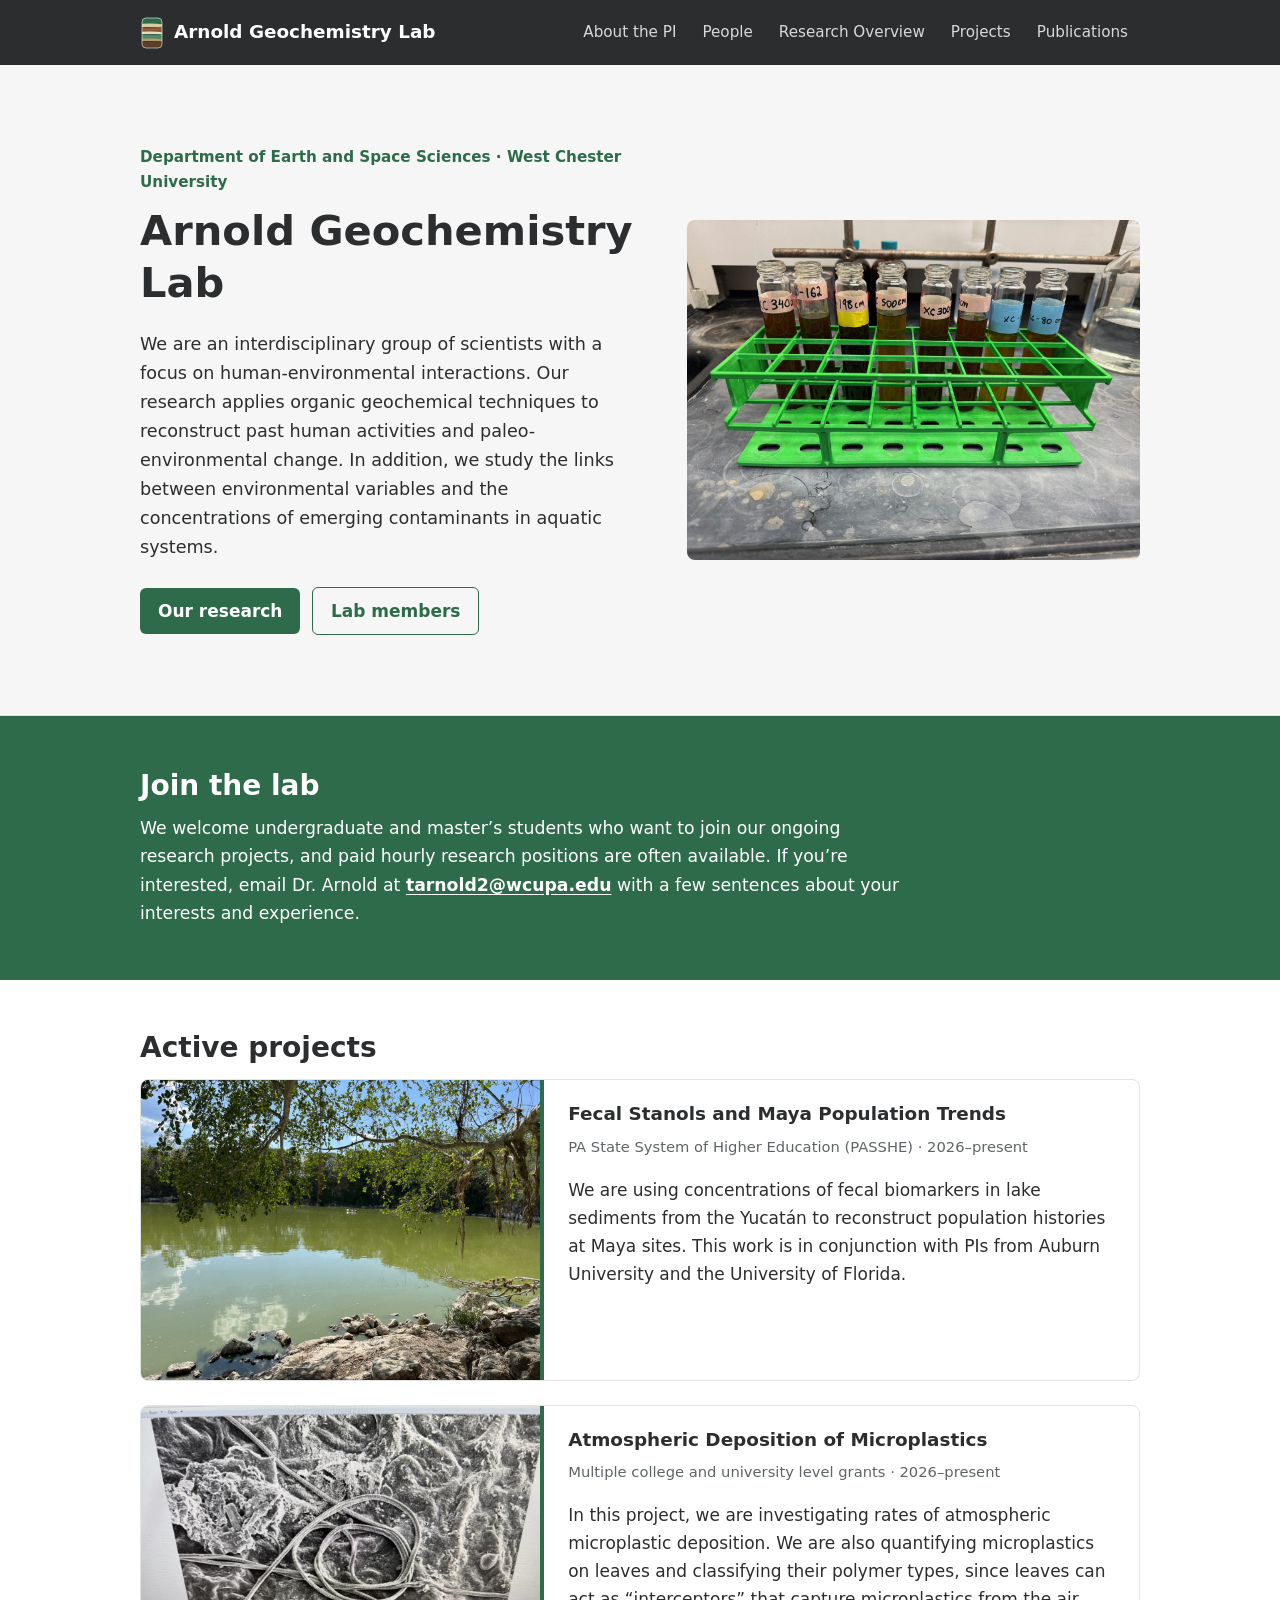
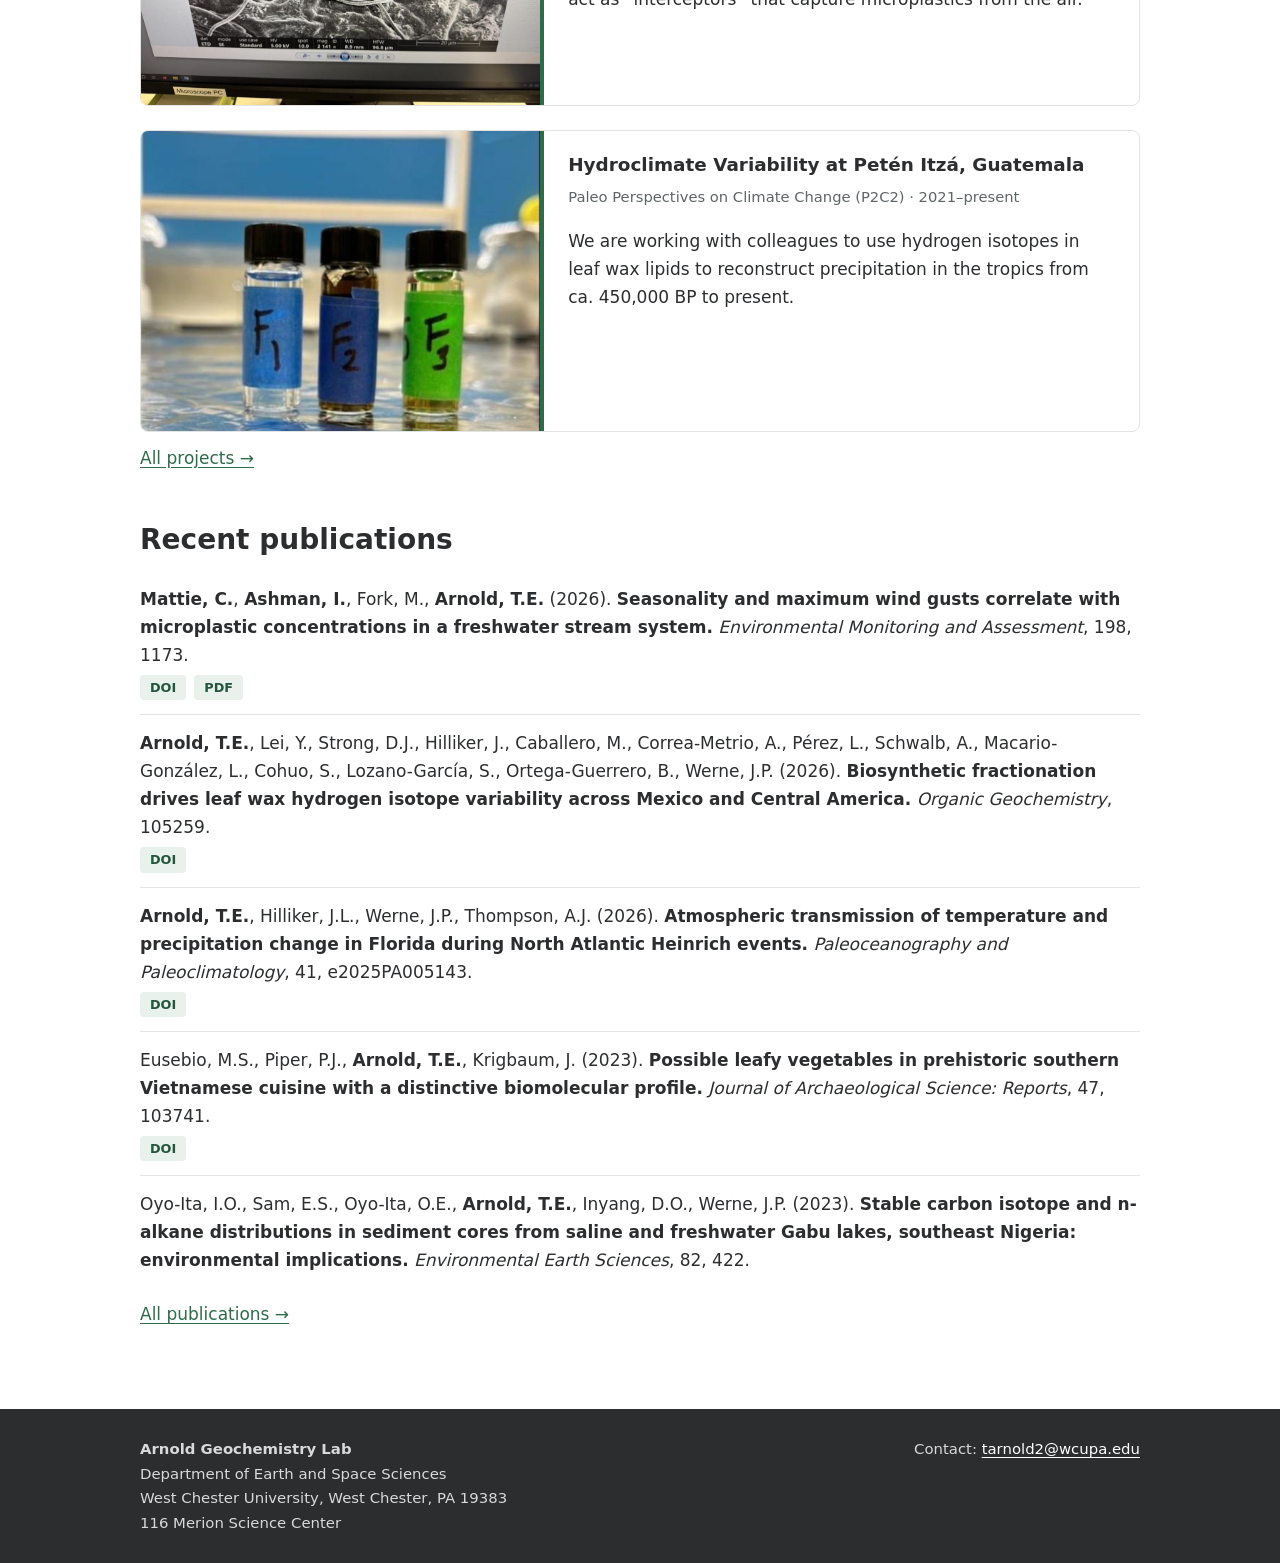
<file: index.html>
<!doctype html>
<html lang="en">
<head>
  <meta charset="utf-8">
  <meta name="viewport" content="width=device-width, initial-scale=1">
  <title>Arnold Geochemistry Lab · West Chester University</title>
  <meta name="description" content="The Arnold Geochemistry Lab at West Chester University studies how people and the environment have shaped each other, past and present.">
  <link rel="stylesheet" href="css/style.css?v=2">
  <link rel="icon" href="assets/logo.svg" type="image/svg+xml">
</head>
<body>

<header class="site-header">
  <div class="wrap">
    <a class="brand" href="index.html"><img src="assets/logo.svg" alt="" width="24" height="32">Arnold Geochemistry Lab</a>
    <nav class="nav" aria-label="Main">
      <a href="pi.html">About the PI</a>
      <a href="people.html">People</a>
      <a href="research.html">Research Overview</a>
      <a href="projects.html">Projects</a>
      <a href="publications.html">Publications</a>
    </nav>
  </div>
</header>

<!-- 1. Overview, with photo -->
<div class="intro">
  <div class="wrap intro-grid">
    <div>
      <p class="affil">Department of Earth and Space Sciences · West Chester University</p>
      <h1>Arnold Geochemistry Lab</h1>
      <p>We are an interdisciplinary group of scientists with a focus on human-environmental interactions. Our research applies organic geochemical techniques to reconstruct past human activities and paleo-environmental change. In addition, we study the links between environmental variables and the concentrations of emerging contaminants in aquatic systems.</p>
      <a class="btn" href="research.html">Our research</a>
      <a class="btn secondary" href="people.html">Lab members</a>
    </div>
    <img class="intro-photo" src="assets/sections/overview-image.jpg" width="1600" height="1200"
         alt="Glass vials of amber-colored sediment extracts, labeled by core depth, standing in a green rack on a lab bench.">
  </div>
</div>

<!-- 2. Join the lab (highlighted band) -->
<section class="join" id="join">
  <div class="wrap">
    <h2>Join the lab</h2>
    <p>We welcome undergraduate and master’s students who want to join our ongoing research projects, and paid hourly research positions are often available. If you’re interested, email Dr. Arnold at <a href="mailto:tarnold2@wcupa.edu">tarnold2@wcupa.edu</a> with a few sentences about your interests and experience.</p>
  </div>
</section>

<main class="wrap">

  <!-- 3. Active projects (keep in step with projects.html) -->
  <h2>Active projects</h2>
  <div class="projects">
    <article class="project">
      <img src="assets/projects/stanol-project.jpg" width="1200" height="900" loading="lazy"
           alt="A tree-lined lake with green water, branches hanging over the water and limestone rocks along the shore.">
      <div>
        <h3>Fecal Stanols and Maya Population Trends</h3>
        <p class="meta">PA State System of Higher Education (PASSHE) · 2026–present</p>
        <p>We are using concentrations of fecal biomarkers in lake sediments from the Yucatán to reconstruct population histories at Maya sites. This work is in conjunction with PIs from Auburn University and the University of Florida.</p>
      </div>
    </article>
    <article class="project">
      <img src="assets/projects/atmospheric-microplastics.jpg" width="1117" height="838" loading="lazy"
           alt="A scanning electron microscope image, shown on the microscope's computer screen, of looping plastic fibers on a textured surface.">
      <div>
        <h3>Atmospheric Deposition of Microplastics</h3>
        <p class="meta">Multiple college and university level grants · 2026–present</p>
        <p>In this project, we are investigating rates of atmospheric microplastic deposition. We are also quantifying microplastics on leaves and classifying their polymer types, since leaves can act as “interceptors” that capture microplastics from the air.</p>
      </div>
    </article>
    <article class="project">
      <img src="assets/projects/peten-itza.jpg" width="559" height="419" loading="lazy"
           alt="Three small glass vials of lipid extracts, labeled F1, F2 and F3, on aluminum foil in the lab.">
      <div>
        <h3>Hydroclimate Variability at Petén Itzá, Guatemala</h3>
        <p class="meta">Paleo Perspectives on Climate Change (P2C2) · 2021–present</p>
        <p>We are working with colleagues to use hydrogen isotopes in leaf wax lipids to reconstruct precipitation in the tropics from ca. 450,000 BP to present.</p>
      </div>
    </article>
  </div>
  <p class="more"><a href="projects.html">All projects →</a></p>

  <!-- 4. Publications (generated by scripts/build_publications.py) -->
  <h2>Recent publications</h2>
  <!-- BEGIN recent-publications -->
  <ul class="pubs">
    <li>
      <strong>Mattie, C.</strong>, <strong>Ashman, I.</strong>, Fork, M., <strong>Arnold, T.E.</strong> (2026). <span class="pub-title">Seasonality and maximum wind gusts correlate with microplastic concentrations in a freshwater stream system.</span> <span class="pub-venue">Environmental Monitoring and Assessment</span>, 198, 1173.
      <div class="pub-links"><a class="tag" href="https://doi.org/10.1007/s10661-026-15985-9">DOI</a> <a class="tag" href="assets/pubs/mattie-2026-environ-monit-assess.pdf">PDF</a></div>
    </li>
    <li>
      <strong>Arnold, T.E.</strong>, Lei, Y., Strong, D.J., Hilliker, J., Caballero, M., Correa-Metrio, A., Pérez, L., Schwalb, A., Macario-González, L., Cohuo, S., Lozano-García, S., Ortega-Guerrero, B., Werne, J.P. (2026). <span class="pub-title">Biosynthetic fractionation drives leaf wax hydrogen isotope variability across Mexico and Central America.</span> <span class="pub-venue">Organic Geochemistry</span>, 105259.
      <div class="pub-links"><a class="tag" href="https://doi.org/10.1016/j.orggeochem.2026.105259">DOI</a></div>
    </li>
    <li>
      <strong>Arnold, T.E.</strong>, Hilliker, J.L., Werne, J.P., Thompson, A.J. (2026). <span class="pub-title">Atmospheric transmission of temperature and precipitation change in Florida during North Atlantic Heinrich events.</span> <span class="pub-venue">Paleoceanography and Paleoclimatology</span>, 41, e2025PA005143.
      <div class="pub-links"><a class="tag" href="https://doi.org/10.1029/2025PA005143">DOI</a></div>
    </li>
    <li>
      Eusebio, M.S., Piper, P.J., <strong>Arnold, T.E.</strong>, Krigbaum, J. (2023). <span class="pub-title">Possible leafy vegetables in prehistoric southern Vietnamese cuisine with a distinctive biomolecular profile.</span> <span class="pub-venue">Journal of Archaeological Science: Reports</span>, 47, 103741.
      <div class="pub-links"><a class="tag" href="https://doi.org/10.1016/j.jasrep.2022.103741">DOI</a></div>
    </li>
    <li>
      Oyo-Ita, I.O., Sam, E.S., Oyo-Ita, O.E., <strong>Arnold, T.E.</strong>, Inyang, D.O., Werne, J.P. (2023). <span class="pub-title">Stable carbon isotope and n-alkane distributions in sediment cores from saline and freshwater Gabu lakes, southeast Nigeria: environmental implications.</span> <span class="pub-venue">Environmental Earth Sciences</span>, 82, 422.
    </li>
  </ul>
  <!-- END recent-publications -->
  <p class="more"><a href="publications.html">All publications →</a></p>

</main>

<footer class="site-footer">
  <div class="wrap">
    <p><strong>Arnold Geochemistry Lab</strong><br>
      Department of Earth and Space Sciences<br>
      West Chester University, West Chester, PA 19383<br>
      116 Merion Science Center</p>
    <p>Contact: <a href="mailto:tarnold2@wcupa.edu">tarnold2@wcupa.edu</a></p>
  </div>
</footer>

</body>
</html>
</file>
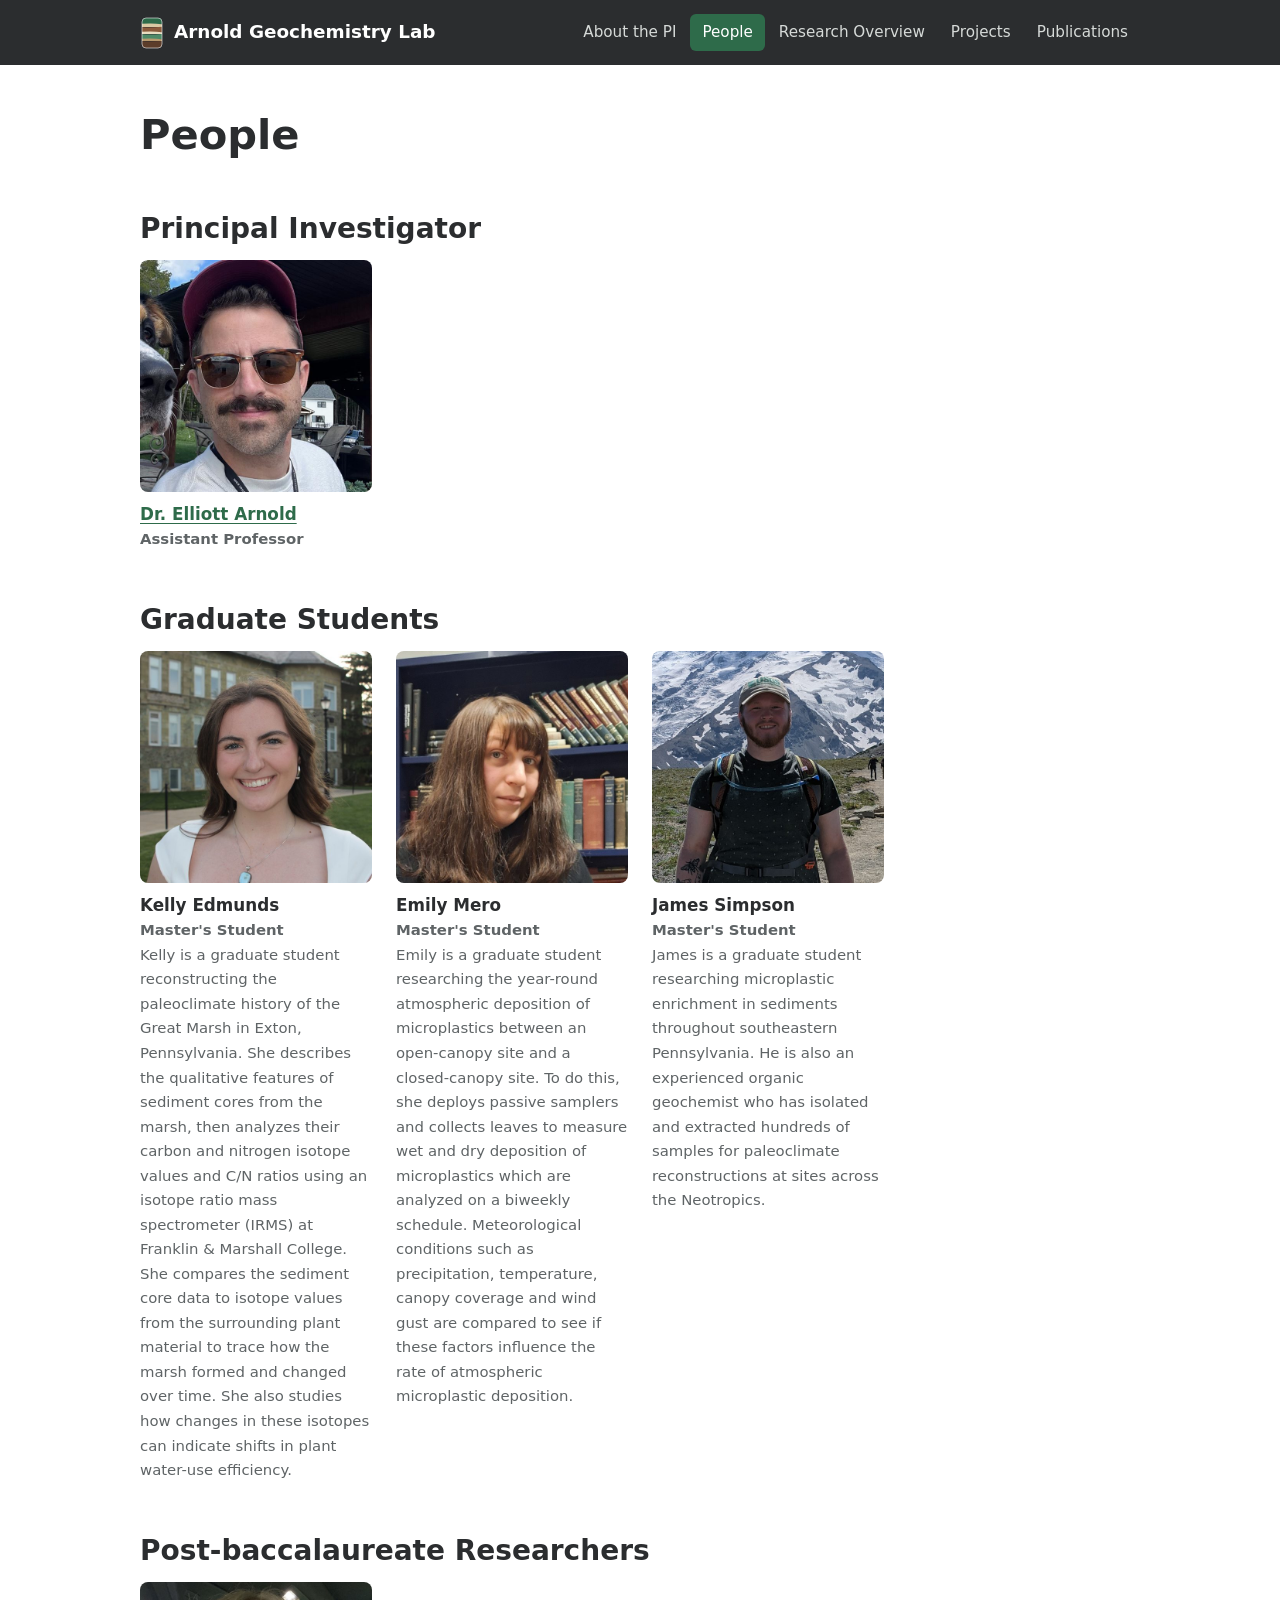
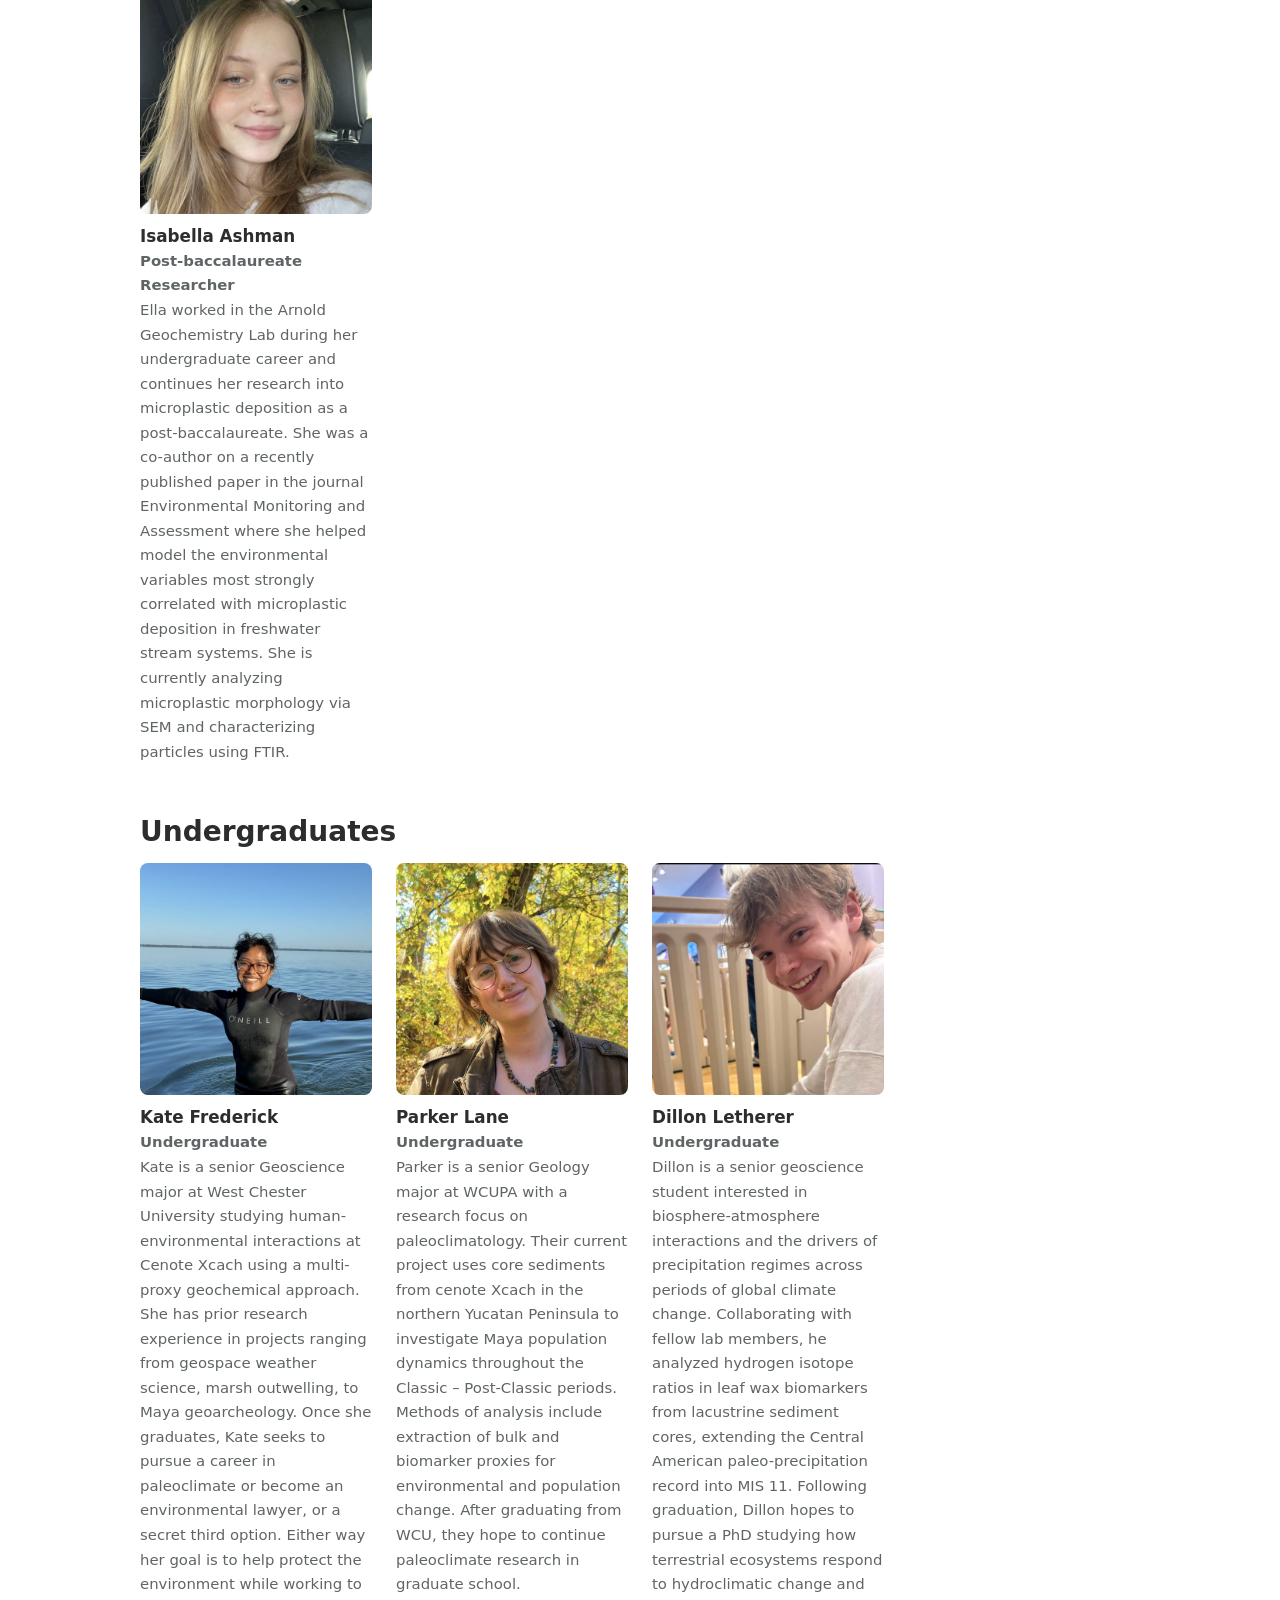
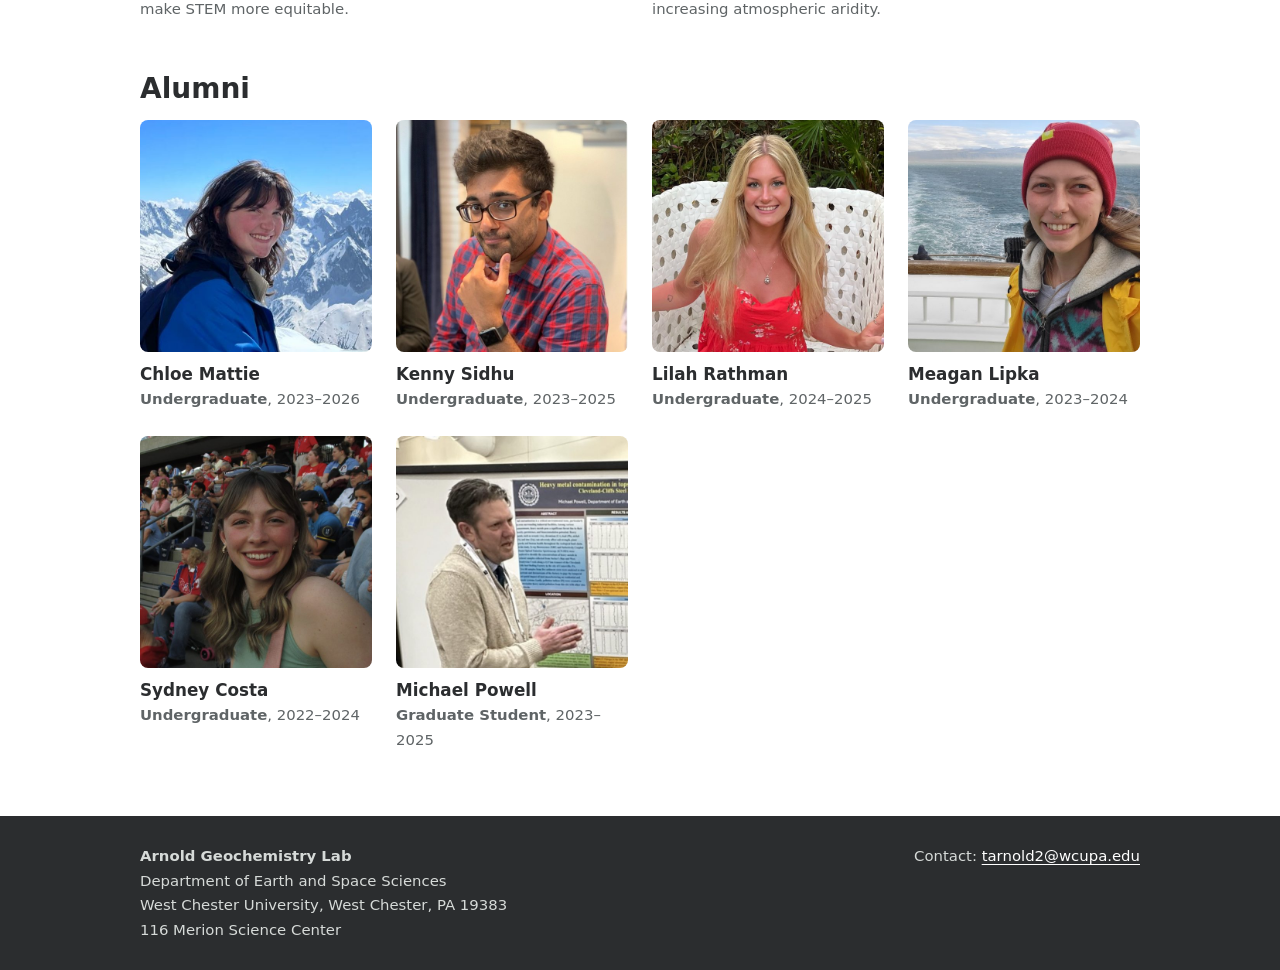
<file: people.html>
<!doctype html>
<html lang="en">
<head>
  <meta charset="utf-8">
  <meta name="viewport" content="width=device-width, initial-scale=1">
  <title>People · Arnold Geochemistry Lab</title>
  <link rel="stylesheet" href="css/style.css?v=2">
  <link rel="icon" href="assets/logo.svg" type="image/svg+xml">
</head>
<body>

<header class="site-header">
  <div class="wrap">
    <a class="brand" href="index.html"><img src="assets/logo.svg" alt="" width="24" height="32">Arnold Geochemistry Lab</a>
    <nav class="nav" aria-label="Main">
      <a href="pi.html">About the PI</a>
      <a href="people.html" aria-current="page">People</a>
      <a href="research.html">Research Overview</a>
      <a href="projects.html">Projects</a>
      <a href="publications.html">Publications</a>
    </nav>
  </div>
</header>

<main class="wrap">

  <div class="page-head">
    <h1>People</h1>
  </div>

  <!-- Current members, grouped by role in this order:
       PI, Postdoc, PhD Student, Master's Student, Undergraduate, Staff.
       Each person: name, role, start_year, photo, optional email/website, bio. -->

  <h2>Principal Investigator</h2>
  <div class="people">
    <div class="person">
      <img src="assets/people/dr-elliott-arnold.jpg" alt="Dr. Elliott Arnold" width="600" height="600" loading="lazy">
      <h3><a href="pi.html">Dr. Elliott Arnold</a></h3>
      <p><strong>Assistant Professor</strong></p>
    </div>
  </div>

  <h2>Graduate Students</h2>
  <div class="people">
    <div class="person">
      <img src="assets/people/kelly-edmunds.jpg" alt="Kelly Edmunds" loading="lazy">
      <h3>Kelly Edmunds</h3>
      <p><strong>Master's Student</strong></p>
      <p>Kelly is a graduate student reconstructing the paleoclimate history of the Great Marsh in Exton, Pennsylvania. She describes the qualitative features of sediment cores from the marsh, then analyzes their carbon and nitrogen isotope values and C/N ratios using an isotope ratio mass spectrometer (IRMS) at Franklin &amp; Marshall College. She compares the sediment core data to isotope values from the surrounding plant material to trace how the marsh formed and changed over time. She also studies how changes in these isotopes can indicate shifts in plant water-use efficiency.</p>
    </div>
    <div class="person">
      <img src="assets/people/emily-mero.jpg" alt="Emily Mero" loading="lazy">
      <h3>Emily Mero</h3>
      <p><strong>Master's Student</strong></p>
      <p>Emily is a graduate student researching the year-round atmospheric deposition of microplastics between an open-canopy site and a closed-canopy site. To do this, she deploys passive samplers and collects leaves to measure wet and dry deposition of microplastics which are analyzed on a biweekly schedule. Meteorological conditions such as precipitation, temperature, canopy coverage and wind gust are compared to see if these factors influence the rate of atmospheric microplastic deposition.</p>
    </div>
    <div class="person">
      <img src="assets/people/james-simpson.jpg" alt="James Simpson" loading="lazy">
      <h3>James Simpson</h3>
      <p><strong>Master's Student</strong></p>
      <p>James is a graduate student researching microplastic enrichment in sediments throughout southeastern Pennsylvania. He is also an experienced organic geochemist who has isolated and extracted hundreds of samples for paleoclimate reconstructions at sites across the Neotropics.</p>
    </div>
  </div>

  <h2>Post-baccalaureate Researchers</h2>
  <div class="people">
    <div class="person">
      <img src="assets/people/isabella-ashman.jpg" alt="Isabella Ashman" loading="lazy">
      <h3>Isabella Ashman</h3>
      <p><strong>Post-baccalaureate Researcher</strong></p>
      <p>Ella worked in the Arnold Geochemistry Lab during her undergraduate career and continues her research into microplastic deposition as a post-baccalaureate. She was a co-author on a recently published paper in the journal Environmental Monitoring and Assessment where she helped model the environmental variables most strongly correlated with microplastic deposition in freshwater stream systems. She is currently analyzing microplastic morphology via SEM and characterizing particles using FTIR.</p>
    </div>
  </div>

  <h2>Undergraduates</h2>
  <div class="people">
    <div class="person">
      <img src="assets/people/kate-frederick.jpg" alt="Kate Frederick" loading="lazy">
      <h3>Kate Frederick</h3>
      <p><strong>Undergraduate</strong></p>
      <p>Kate is a senior Geoscience major at West Chester University studying human-environmental interactions at Cenote Xcach using a multi-proxy geochemical approach. She has prior research experience in projects ranging from geospace weather science, marsh outwelling, to Maya geoarcheology. Once she graduates, Kate seeks to pursue a career in paleoclimate or become an environmental lawyer, or a secret third option. Either way her goal is to help protect the environment while working to make STEM more equitable.</p>
    </div>
    <div class="person">
      <img src="assets/people/parker-lane.jpg" alt="Parker Lane" loading="lazy">
      <h3>Parker Lane</h3>
      <p><strong>Undergraduate</strong></p>
      <p>Parker is a senior Geology major at WCUPA with a research focus on paleoclimatology. Their current project uses core sediments from cenote Xcach in the northern Yucatan Peninsula to investigate Maya population dynamics throughout the Classic – Post-Classic periods. Methods of analysis include extraction of bulk and biomarker proxies for environmental and population change. After graduating from WCU, they hope to continue paleoclimate research in graduate school.</p>
    </div>
    <div class="person">
      <img src="assets/people/dillon-letherer.jpg" alt="Dillon Letherer" loading="lazy">
      <h3>Dillon Letherer</h3>
      <p><strong>Undergraduate</strong></p>
      <p>Dillon is a senior geoscience student interested in biosphere-atmosphere interactions and the drivers of precipitation regimes across periods of global climate change. Collaborating with fellow lab members, he analyzed hydrogen isotope ratios in leaf wax biomarkers from lacustrine sediment cores, extending the Central American paleo-precipitation record into MIS 11. Following graduation, Dillon hopes to pursue a PhD studying how terrestrial ecosystems respond to hydroclimatic change and increasing atmospheric aridity.</p>
    </div>
  </div>

  <h2>Alumni</h2>
  <div class="people">
    <div class="person">
      <img src="assets/people/chloe-mattie.jpg" alt="Chloe Mattie" loading="lazy">
      <h3>Chloe Mattie</h3>
      <p><strong>Undergraduate</strong>, 2023–2026</p>
    </div>
    <div class="person">
      <img src="assets/people/kenny-sidhu.jpg" alt="Kenny Sidhu" loading="lazy">
      <h3>Kenny Sidhu</h3>
      <p><strong>Undergraduate</strong>, 2023–2025</p>
    </div>
    <div class="person">
      <img src="assets/people/lilah-rathman.jpg" alt="Lilah Rathman" loading="lazy">
      <h3>Lilah Rathman</h3>
      <p><strong>Undergraduate</strong>, 2024–2025</p>
    </div>
    <div class="person">
      <img src="assets/people/meagan-lipka.jpg" alt="Meagan Lipka" loading="lazy">
      <h3>Meagan Lipka</h3>
      <p><strong>Undergraduate</strong>, 2023–2024</p>
    </div>
    <div class="person">
      <img src="assets/people/sydney-costa.jpg" alt="Sydney Costa" loading="lazy">
      <h3>Sydney Costa</h3>
      <p><strong>Undergraduate</strong>, 2022–2024</p>
    </div>
    <div class="person">
      <img src="assets/people/michael-powell.jpg" alt="Michael Powell presenting a research poster" loading="lazy">
      <h3>Michael Powell</h3>
      <p><strong>Graduate Student</strong>, 2023–2025</p>
    </div>
  </div>

</main>

<footer class="site-footer">
  <div class="wrap">
    <p><strong>Arnold Geochemistry Lab</strong><br>
      Department of Earth and Space Sciences<br>
      West Chester University, West Chester, PA 19383<br>
      116 Merion Science Center</p>
    <p>Contact: <a href="mailto:tarnold2@wcupa.edu">tarnold2@wcupa.edu</a></p>
  </div>
</footer>

</body>
</html>
</file>
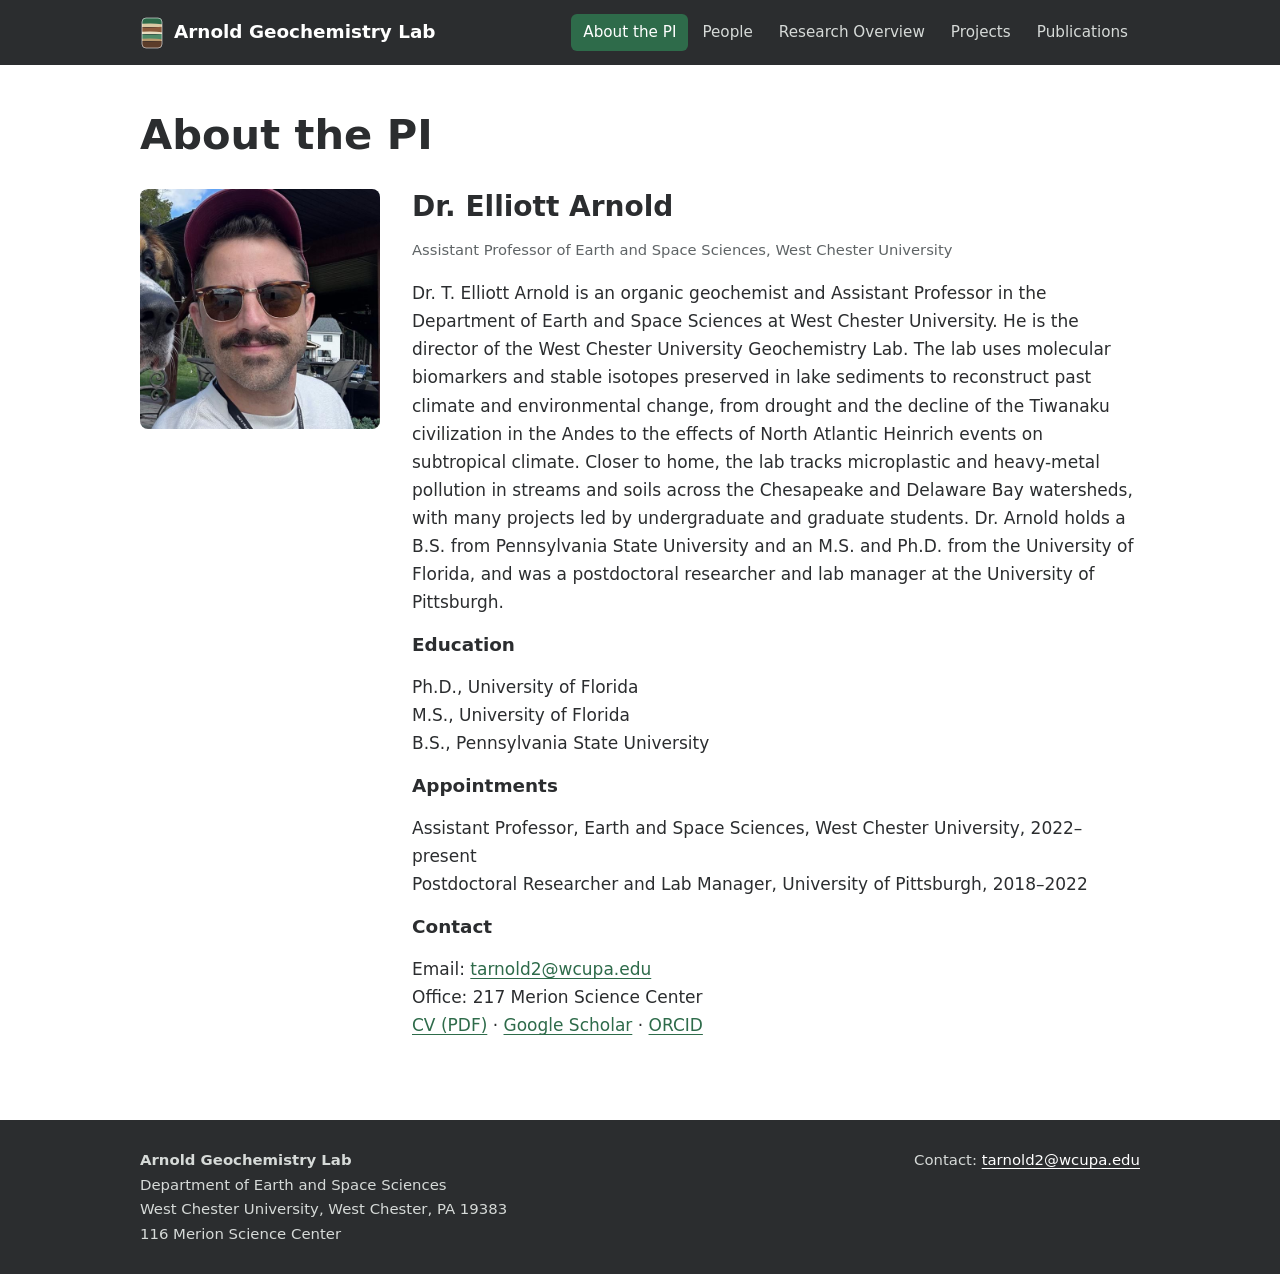
<file: pi.html>
<!doctype html>
<html lang="en">
<head>
  <meta charset="utf-8">
  <meta name="viewport" content="width=device-width, initial-scale=1">
  <title>About the PI · Arnold Geochemistry Lab</title>
  <link rel="stylesheet" href="css/style.css?v=2">
  <link rel="icon" href="assets/logo.svg" type="image/svg+xml">
</head>
<body>

<header class="site-header">
  <div class="wrap">
    <a class="brand" href="index.html"><img src="assets/logo.svg" alt="" width="24" height="32">Arnold Geochemistry Lab</a>
    <nav class="nav" aria-label="Main">
      <a href="pi.html" aria-current="page">About the PI</a>
      <a href="people.html">People</a>
      <a href="research.html">Research Overview</a>
      <a href="projects.html">Projects</a>
      <a href="publications.html">Publications</a>
    </nav>
  </div>
</header>

<main class="wrap">

  <div class="page-head">
    <h1>About the PI</h1>
  </div>

  <div class="pi" style="margin-top: 28px">
    <img class="pi-photo" src="assets/people/dr-elliott-arnold.jpg" alt="Dr. Elliott Arnold" width="600" height="600">
    <div>
      <h2 style="margin-top: 0">Dr. Elliott Arnold</h2>
      <p class="meta">Assistant Professor of Earth and Space Sciences, West Chester University</p>
      <p>Dr. T. Elliott Arnold is an organic geochemist and Assistant Professor in the Department of Earth and Space Sciences at West Chester University. He is the director of the West Chester University Geochemistry Lab. The lab uses molecular biomarkers and stable isotopes preserved in lake sediments to reconstruct past climate and environmental change, from drought and the decline of the Tiwanaku civilization in the Andes to the effects of North Atlantic Heinrich events on subtropical climate. Closer to home, the lab tracks microplastic and heavy-metal pollution in streams and soils across the Chesapeake and Delaware Bay watersheds, with many projects led by undergraduate and graduate students. Dr. Arnold holds a B.S. from Pennsylvania State University and an M.S. and Ph.D. from the University of Florida, and was a postdoctoral researcher and lab manager at the University of Pittsburgh.</p>

      <h3>Education</h3>
      <p>Ph.D., University of Florida<br>
        M.S., University of Florida<br>
        B.S., Pennsylvania State University</p>

      <h3>Appointments</h3>
      <p>Assistant Professor, Earth and Space Sciences, West Chester University, 2022–present<br>
        Postdoctoral Researcher and Lab Manager, University of Pittsburgh, 2018–2022</p>

      <h3>Contact</h3>
      <p>Email: <a href="mailto:tarnold2@wcupa.edu">tarnold2@wcupa.edu</a><br>
        Office: 217 Merion Science Center<br>
        <a href="assets/pi/arnold-cv.pdf">CV (PDF)</a> · <a href="https://scholar.google.com/citations?user=qjPHG9IAAAAJ&amp;hl=en">Google Scholar</a> · <a href="https://orcid.org/0000-0003-4192-7980">ORCID</a></p>
    </div>
  </div>

</main>

<footer class="site-footer">
  <div class="wrap">
    <p><strong>Arnold Geochemistry Lab</strong><br>
      Department of Earth and Space Sciences<br>
      West Chester University, West Chester, PA 19383<br>
      116 Merion Science Center</p>
    <p>Contact: <a href="mailto:tarnold2@wcupa.edu">tarnold2@wcupa.edu</a></p>
  </div>
</footer>

</body>
</html>
</file>
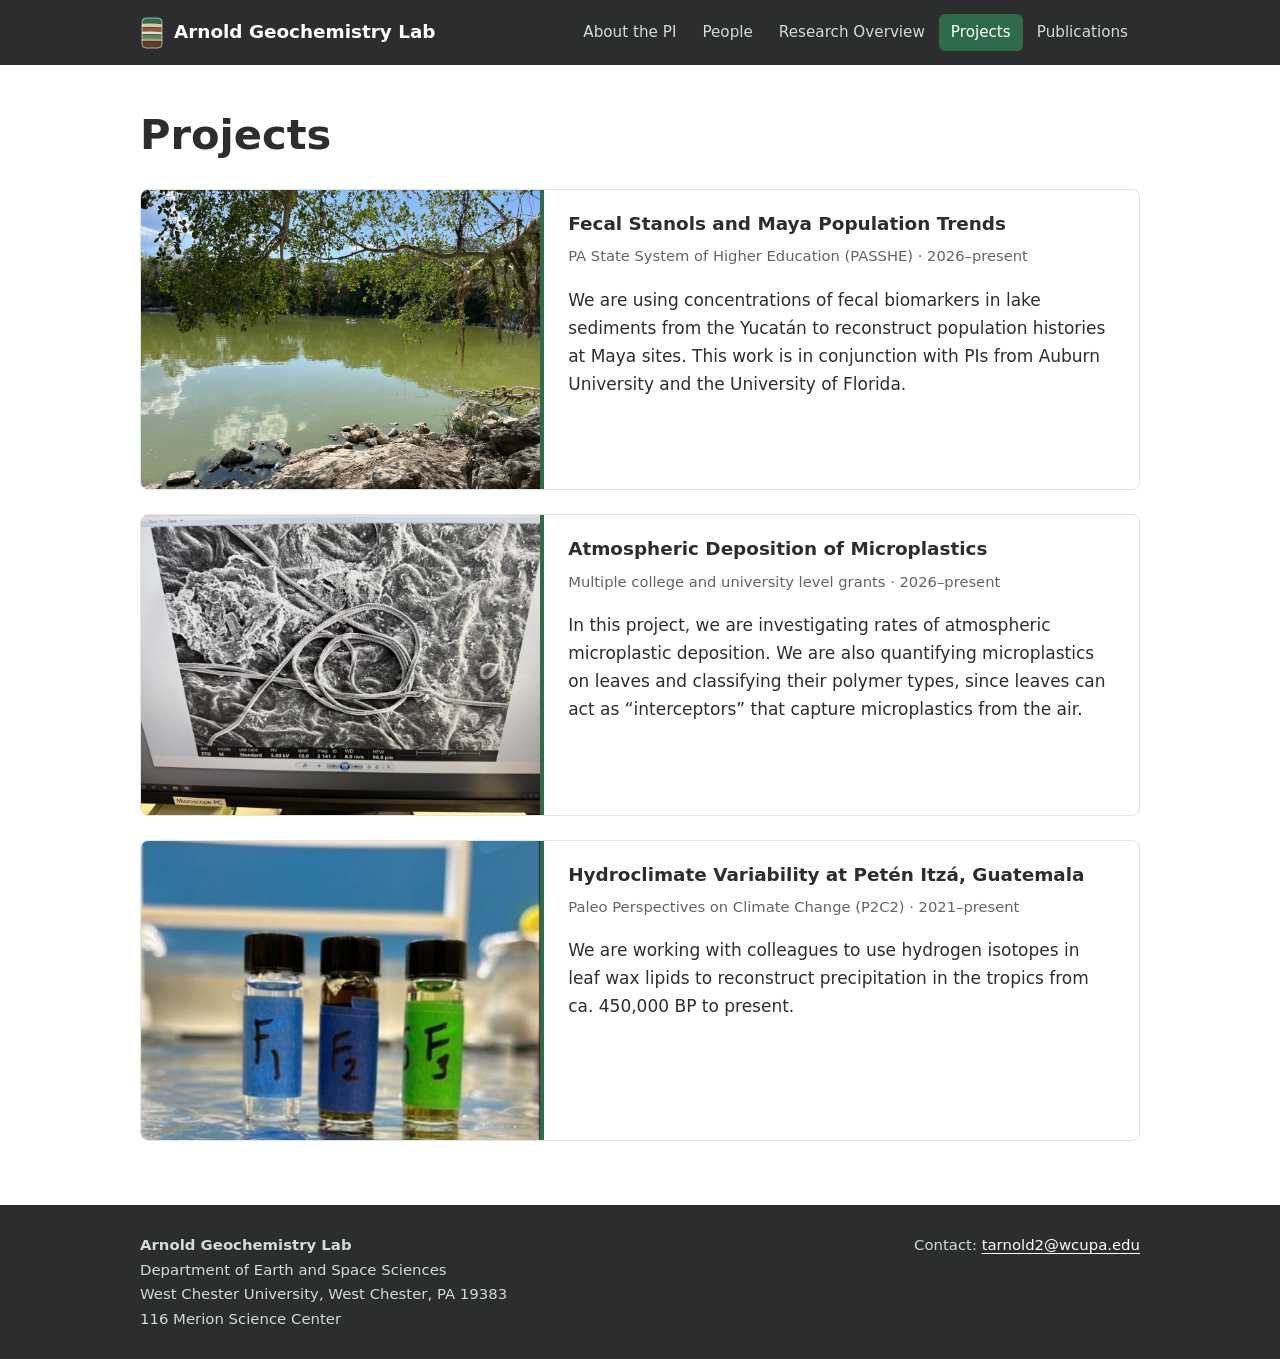
<file: projects.html>
<!doctype html>
<html lang="en">
<head>
  <meta charset="utf-8">
  <meta name="viewport" content="width=device-width, initial-scale=1">
  <title>Projects · Arnold Geochemistry Lab</title>
  <link rel="stylesheet" href="css/style.css?v=2">
  <link rel="icon" href="assets/logo.svg" type="image/svg+xml">
</head>
<body>

<header class="site-header">
  <div class="wrap">
    <a class="brand" href="index.html"><img src="assets/logo.svg" alt="" width="24" height="32">Arnold Geochemistry Lab</a>
    <nav class="nav" aria-label="Main">
      <a href="pi.html">About the PI</a>
      <a href="people.html">People</a>
      <a href="research.html">Research Overview</a>
      <a href="projects.html" aria-current="page">Projects</a>
      <a href="publications.html">Publications</a>
    </nav>
  </div>
</header>

<main class="wrap">

  <div class="page-head">
    <h1>Projects</h1>
  </div>

  <div class="projects" style="margin-top: 28px">
    <!-- Copy this block for each project. Keep active projects here and on the homepage.
         Photo: put the original in images/project images/ and run scripts/optimize_images.py. -->
    <article class="project">
      <img src="assets/projects/stanol-project.jpg" width="1200" height="900" loading="lazy"
           alt="A tree-lined lake with green water, branches hanging over the water and limestone rocks along the shore.">
      <div>
        <h3>Fecal Stanols and Maya Population Trends</h3>
        <p class="meta">PA State System of Higher Education (PASSHE) · 2026–present</p>
        <p>We are using concentrations of fecal biomarkers in lake sediments from the Yucatán to reconstruct population histories at Maya sites. This work is in conjunction with PIs from Auburn University and the University of Florida.</p>
      </div>
    </article>
    <article class="project">
      <img src="assets/projects/atmospheric-microplastics.jpg" width="1117" height="838" loading="lazy"
           alt="A scanning electron microscope image, shown on the microscope's computer screen, of looping plastic fibers on a textured surface.">
      <div>
        <h3>Atmospheric Deposition of Microplastics</h3>
        <p class="meta">Multiple college and university level grants · 2026–present</p>
        <p>In this project, we are investigating rates of atmospheric microplastic deposition. We are also quantifying microplastics on leaves and classifying their polymer types, since leaves can act as “interceptors” that capture microplastics from the air.</p>
      </div>
    </article>
    <article class="project">
      <img src="assets/projects/peten-itza.jpg" width="559" height="419" loading="lazy"
           alt="Three small glass vials of lipid extracts, labeled F1, F2 and F3, on aluminum foil in the lab.">
      <div>
        <h3>Hydroclimate Variability at Petén Itzá, Guatemala</h3>
        <p class="meta">Paleo Perspectives on Climate Change (P2C2) · 2021–present</p>
        <p>We are working with colleagues to use hydrogen isotopes in leaf wax lipids to reconstruct precipitation in the tropics from ca. 450,000 BP to present.</p>
      </div>
    </article>
  </div>

</main>

<footer class="site-footer">
  <div class="wrap">
    <p><strong>Arnold Geochemistry Lab</strong><br>
      Department of Earth and Space Sciences<br>
      West Chester University, West Chester, PA 19383<br>
      116 Merion Science Center</p>
    <p>Contact: <a href="mailto:tarnold2@wcupa.edu">tarnold2@wcupa.edu</a></p>
  </div>
</footer>

</body>
</html>
</file>
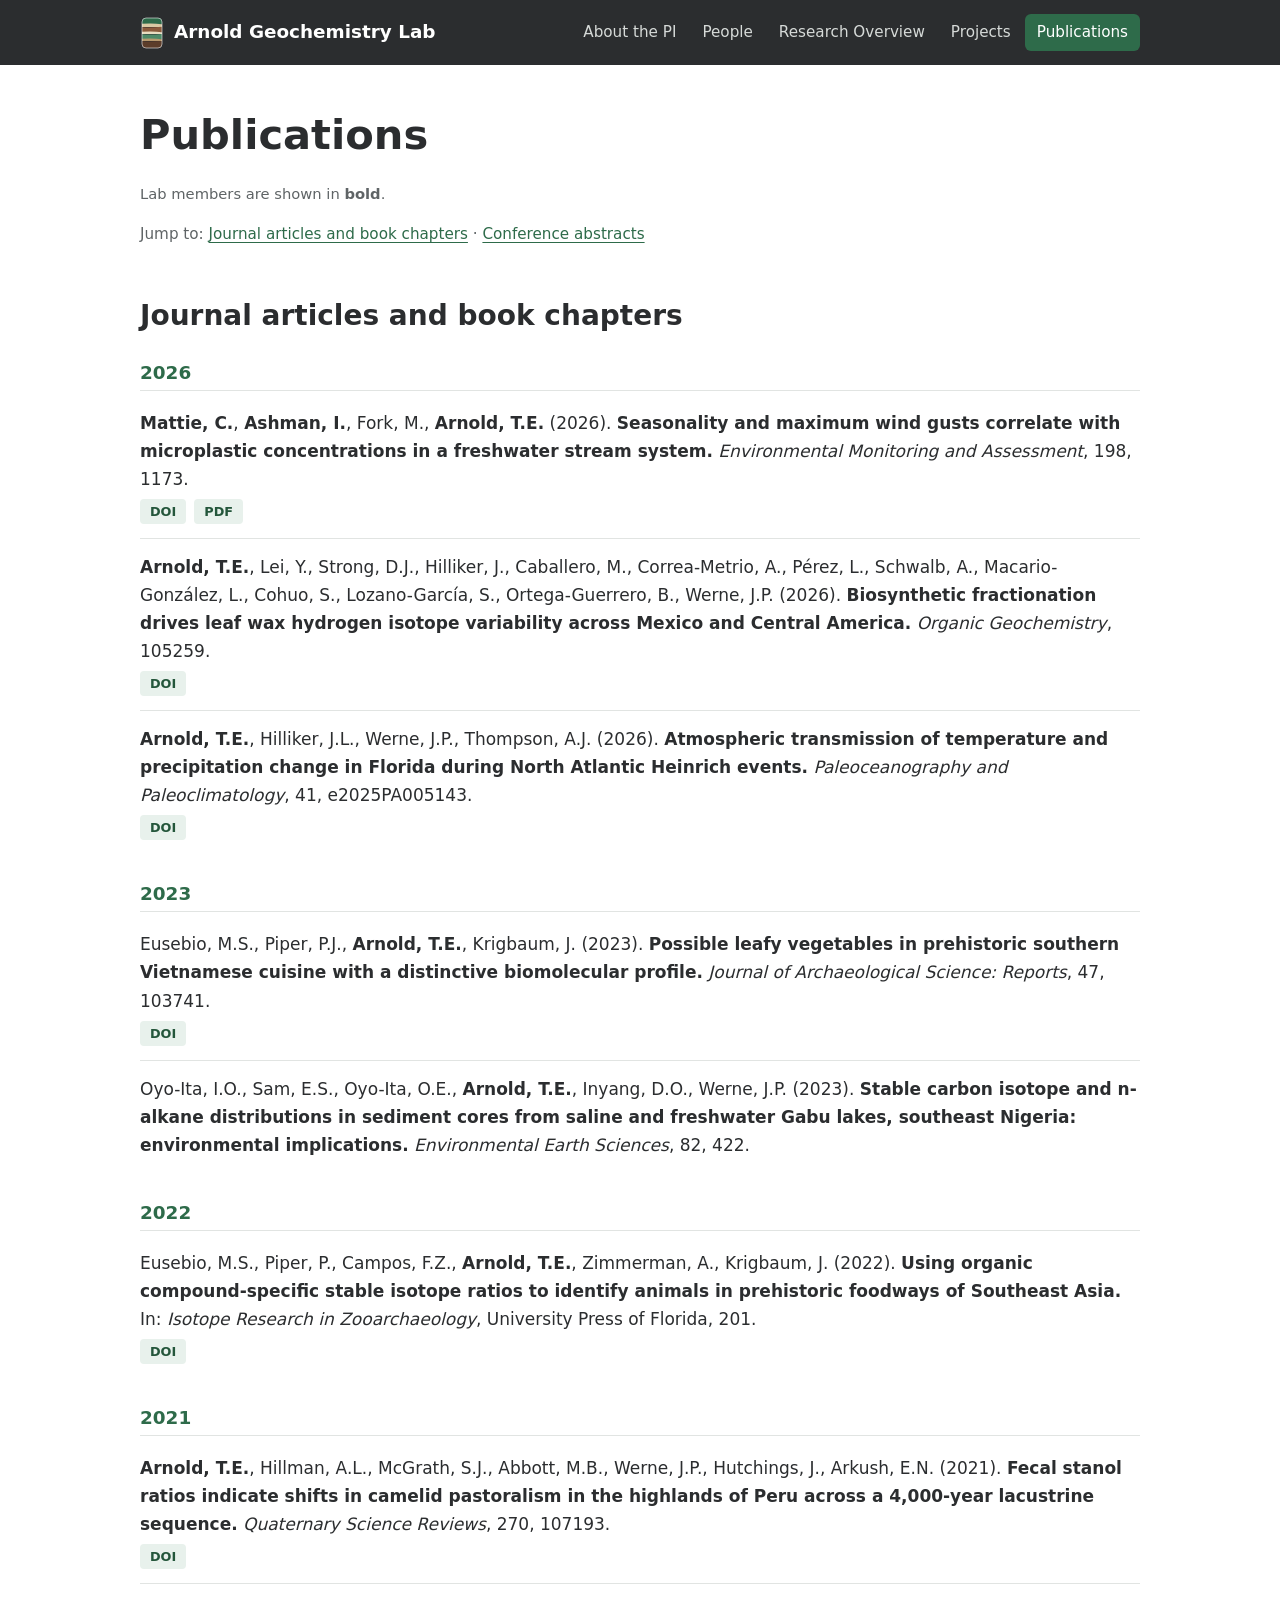
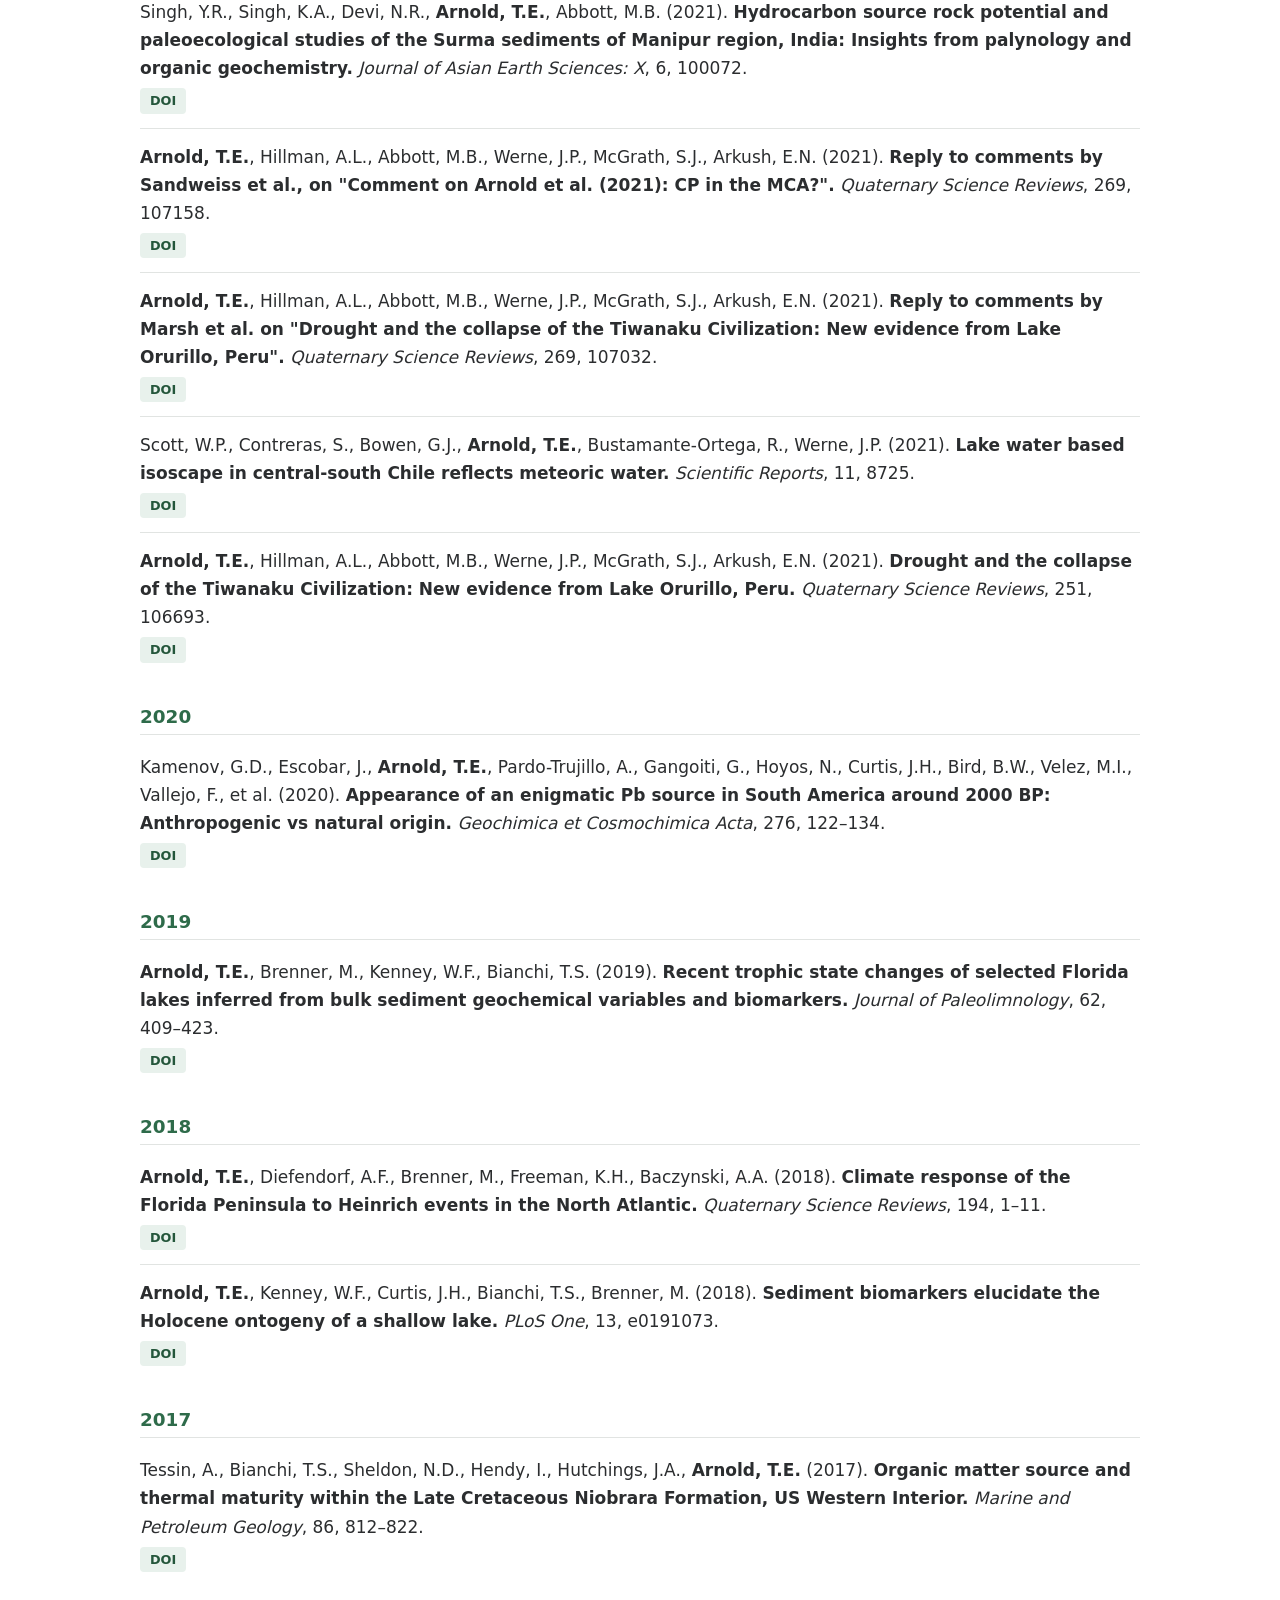
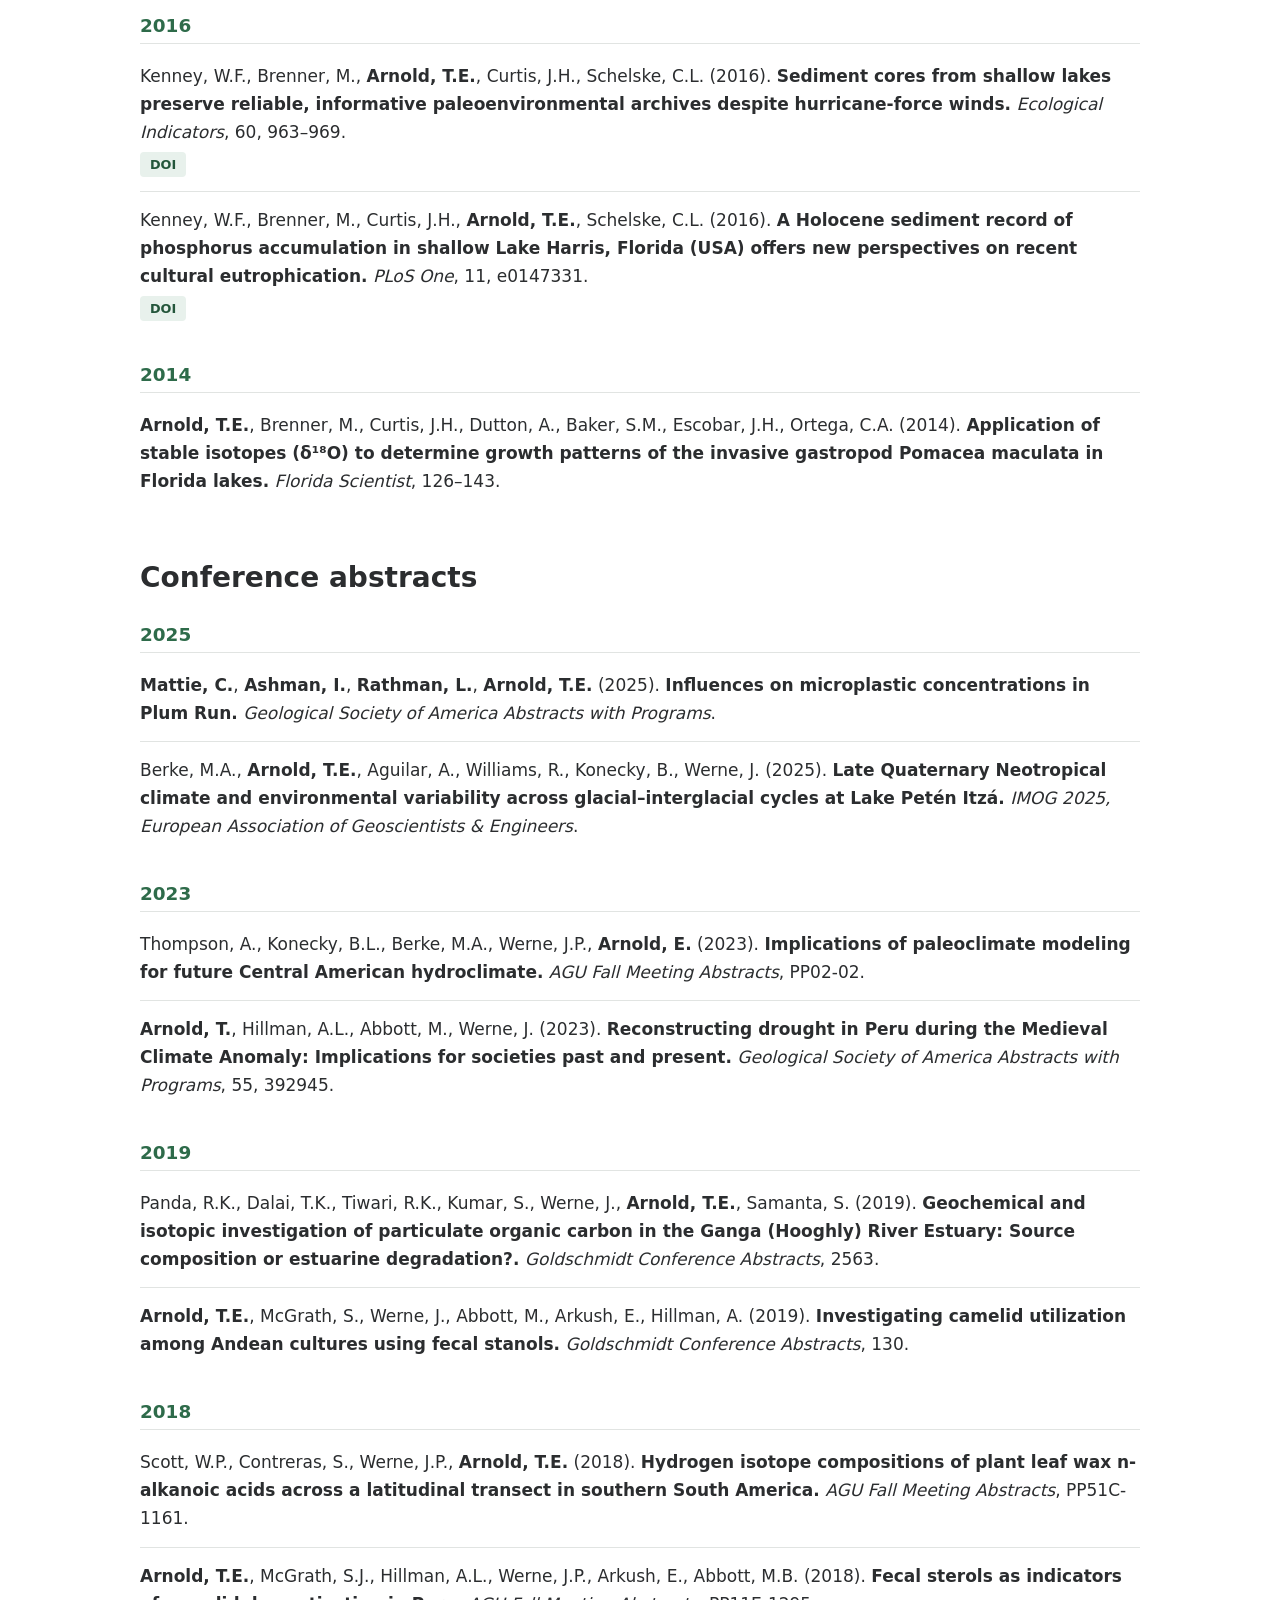
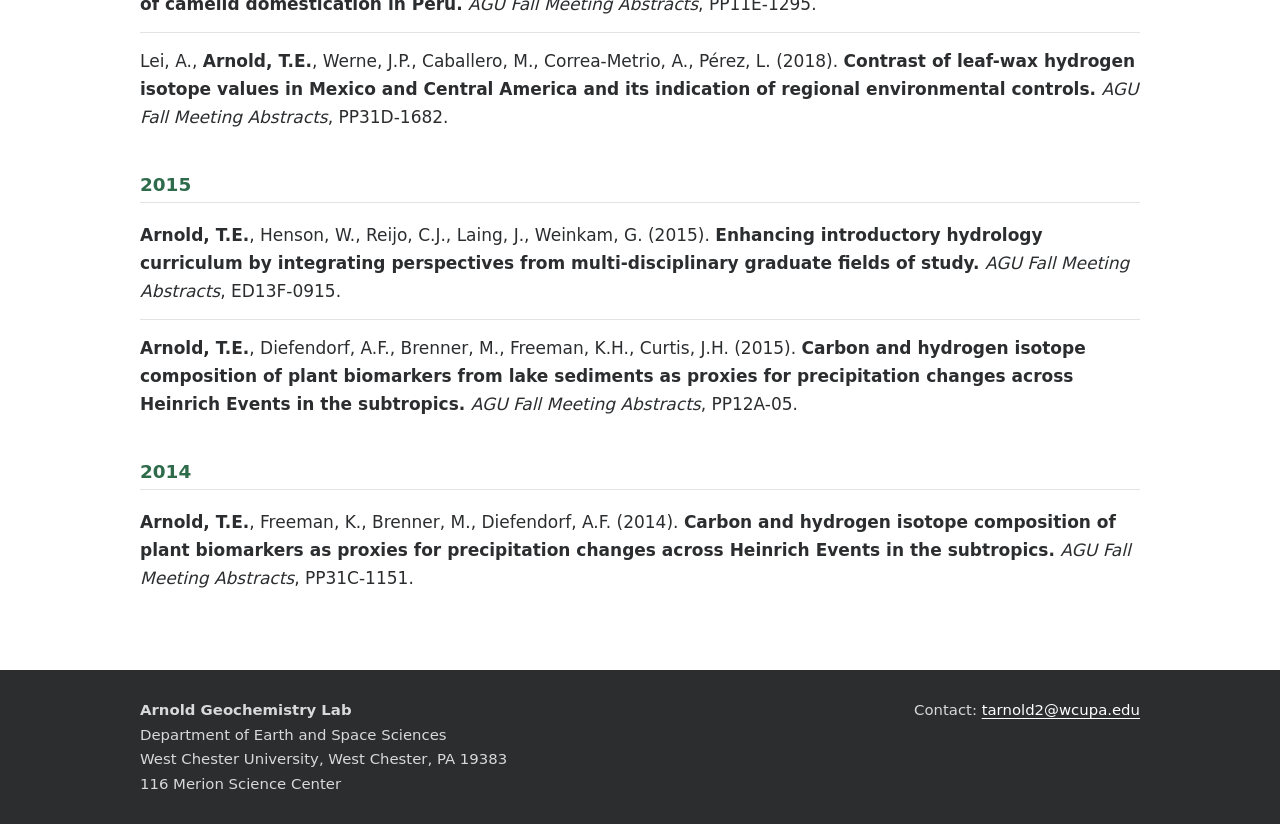
<file: publications.html>
<!doctype html>
<html lang="en">
<head>
  <meta charset="utf-8">
  <meta name="viewport" content="width=device-width, initial-scale=1">
  <title>Publications · Arnold Geochemistry Lab</title>
  <link rel="stylesheet" href="css/style.css?v=2">
  <link rel="icon" href="assets/logo.svg" type="image/svg+xml">
</head>
<body>

<header class="site-header">
  <div class="wrap">
    <a class="brand" href="index.html"><img src="assets/logo.svg" alt="" width="24" height="32">Arnold Geochemistry Lab</a>
    <nav class="nav" aria-label="Main">
      <a href="pi.html">About the PI</a>
      <a href="people.html">People</a>
      <a href="research.html">Research Overview</a>
      <a href="projects.html">Projects</a>
      <a href="publications.html" aria-current="page">Publications</a>
    </nav>
  </div>
</header>

<main class="wrap">

  <div class="page-head">
    <h1>Publications</h1>
    <p class="legend">Lab members are shown in <strong>bold</strong>.</p>
  </div>

  <!-- BEGIN publications -->
  <p class="jump">Jump to: <a href="#articles">Journal articles and book chapters</a> · <a href="#abstracts">Conference abstracts</a></p>
  <h2 id="articles">Journal articles and book chapters</h2>
  <h3 class="pub-year">2026</h3>
  <ul class="pubs">
    <li>
      <strong>Mattie, C.</strong>, <strong>Ashman, I.</strong>, Fork, M., <strong>Arnold, T.E.</strong> (2026). <span class="pub-title">Seasonality and maximum wind gusts correlate with microplastic concentrations in a freshwater stream system.</span> <span class="pub-venue">Environmental Monitoring and Assessment</span>, 198, 1173.
      <div class="pub-links"><a class="tag" href="https://doi.org/10.1007/s10661-026-15985-9">DOI</a> <a class="tag" href="assets/pubs/mattie-2026-environ-monit-assess.pdf">PDF</a></div>
    </li>
    <li>
      <strong>Arnold, T.E.</strong>, Lei, Y., Strong, D.J., Hilliker, J., Caballero, M., Correa-Metrio, A., Pérez, L., Schwalb, A., Macario-González, L., Cohuo, S., Lozano-García, S., Ortega-Guerrero, B., Werne, J.P. (2026). <span class="pub-title">Biosynthetic fractionation drives leaf wax hydrogen isotope variability across Mexico and Central America.</span> <span class="pub-venue">Organic Geochemistry</span>, 105259.
      <div class="pub-links"><a class="tag" href="https://doi.org/10.1016/j.orggeochem.2026.105259">DOI</a></div>
    </li>
    <li>
      <strong>Arnold, T.E.</strong>, Hilliker, J.L., Werne, J.P., Thompson, A.J. (2026). <span class="pub-title">Atmospheric transmission of temperature and precipitation change in Florida during North Atlantic Heinrich events.</span> <span class="pub-venue">Paleoceanography and Paleoclimatology</span>, 41, e2025PA005143.
      <div class="pub-links"><a class="tag" href="https://doi.org/10.1029/2025PA005143">DOI</a></div>
    </li>
  </ul>
  <h3 class="pub-year">2023</h3>
  <ul class="pubs">
    <li>
      Eusebio, M.S., Piper, P.J., <strong>Arnold, T.E.</strong>, Krigbaum, J. (2023). <span class="pub-title">Possible leafy vegetables in prehistoric southern Vietnamese cuisine with a distinctive biomolecular profile.</span> <span class="pub-venue">Journal of Archaeological Science: Reports</span>, 47, 103741.
      <div class="pub-links"><a class="tag" href="https://doi.org/10.1016/j.jasrep.2022.103741">DOI</a></div>
    </li>
    <li>
      Oyo-Ita, I.O., Sam, E.S., Oyo-Ita, O.E., <strong>Arnold, T.E.</strong>, Inyang, D.O., Werne, J.P. (2023). <span class="pub-title">Stable carbon isotope and n-alkane distributions in sediment cores from saline and freshwater Gabu lakes, southeast Nigeria: environmental implications.</span> <span class="pub-venue">Environmental Earth Sciences</span>, 82, 422.
    </li>
  </ul>
  <h3 class="pub-year">2022</h3>
  <ul class="pubs">
    <li>
      Eusebio, M.S., Piper, P., Campos, F.Z., <strong>Arnold, T.E.</strong>, Zimmerman, A., Krigbaum, J. (2022). <span class="pub-title">Using organic compound-specific stable isotope ratios to identify animals in prehistoric foodways of Southeast Asia.</span> In: <span class="pub-venue">Isotope Research in Zooarchaeology</span>, University Press of Florida, 201.
      <div class="pub-links"><a class="tag" href="https://doi.org/10.5744/florida/9780813069418.003.0009">DOI</a></div>
    </li>
  </ul>
  <h3 class="pub-year">2021</h3>
  <ul class="pubs">
    <li>
      <strong>Arnold, T.E.</strong>, Hillman, A.L., McGrath, S.J., Abbott, M.B., Werne, J.P., Hutchings, J., Arkush, E.N. (2021). <span class="pub-title">Fecal stanol ratios indicate shifts in camelid pastoralism in the highlands of Peru across a 4,000-year lacustrine sequence.</span> <span class="pub-venue">Quaternary Science Reviews</span>, 270, 107193.
      <div class="pub-links"><a class="tag" href="https://doi.org/10.1016/j.quascirev.2021.107193">DOI</a></div>
    </li>
    <li>
      Singh, Y.R., Singh, K.A., Devi, N.R., <strong>Arnold, T.E.</strong>, Abbott, M.B. (2021). <span class="pub-title">Hydrocarbon source rock potential and paleoecological studies of the Surma sediments of Manipur region, India: Insights from palynology and organic geochemistry.</span> <span class="pub-venue">Journal of Asian Earth Sciences: X</span>, 6, 100072.
      <div class="pub-links"><a class="tag" href="https://doi.org/10.1016/j.jaesx.2021.100072">DOI</a></div>
    </li>
    <li>
      <strong>Arnold, T.E.</strong>, Hillman, A.L., Abbott, M.B., Werne, J.P., McGrath, S.J., Arkush, E.N. (2021). <span class="pub-title">Reply to comments by Sandweiss et al., on &quot;Comment on Arnold et al. (2021): CP in the MCA?&quot;.</span> <span class="pub-venue">Quaternary Science Reviews</span>, 269, 107158.
      <div class="pub-links"><a class="tag" href="https://doi.org/10.1016/j.quascirev.2021.107158">DOI</a></div>
    </li>
    <li>
      <strong>Arnold, T.E.</strong>, Hillman, A.L., Abbott, M.B., Werne, J.P., McGrath, S.J., Arkush, E.N. (2021). <span class="pub-title">Reply to comments by Marsh et al. on &quot;Drought and the collapse of the Tiwanaku Civilization: New evidence from Lake Orurillo, Peru&quot;.</span> <span class="pub-venue">Quaternary Science Reviews</span>, 269, 107032.
      <div class="pub-links"><a class="tag" href="https://doi.org/10.1016/j.quascirev.2021.107032">DOI</a></div>
    </li>
    <li>
      Scott, W.P., Contreras, S., Bowen, G.J., <strong>Arnold, T.E.</strong>, Bustamante-Ortega, R., Werne, J.P. (2021). <span class="pub-title">Lake water based isoscape in central-south Chile reflects meteoric water.</span> <span class="pub-venue">Scientific Reports</span>, 11, 8725.
      <div class="pub-links"><a class="tag" href="https://doi.org/10.1038/s41598-021-87566-4">DOI</a></div>
    </li>
    <li>
      <strong>Arnold, T.E.</strong>, Hillman, A.L., Abbott, M.B., Werne, J.P., McGrath, S.J., Arkush, E.N. (2021). <span class="pub-title">Drought and the collapse of the Tiwanaku Civilization: New evidence from Lake Orurillo, Peru.</span> <span class="pub-venue">Quaternary Science Reviews</span>, 251, 106693.
      <div class="pub-links"><a class="tag" href="https://doi.org/10.1016/j.quascirev.2020.106693">DOI</a></div>
    </li>
  </ul>
  <h3 class="pub-year">2020</h3>
  <ul class="pubs">
    <li>
      Kamenov, G.D., Escobar, J., <strong>Arnold, T.E.</strong>, Pardo-Trujillo, A., Gangoiti, G., Hoyos, N., Curtis, J.H., Bird, B.W., Velez, M.I., Vallejo, F., et al. (2020). <span class="pub-title">Appearance of an enigmatic Pb source in South America around 2000 BP: Anthropogenic vs natural origin.</span> <span class="pub-venue">Geochimica et Cosmochimica Acta</span>, 276, 122–134.
      <div class="pub-links"><a class="tag" href="https://doi.org/10.1016/j.gca.2020.02.031">DOI</a></div>
    </li>
  </ul>
  <h3 class="pub-year">2019</h3>
  <ul class="pubs">
    <li>
      <strong>Arnold, T.E.</strong>, Brenner, M., Kenney, W.F., Bianchi, T.S. (2019). <span class="pub-title">Recent trophic state changes of selected Florida lakes inferred from bulk sediment geochemical variables and biomarkers.</span> <span class="pub-venue">Journal of Paleolimnology</span>, 62, 409–423.
      <div class="pub-links"><a class="tag" href="https://doi.org/10.1007/s10933-019-00096-y">DOI</a></div>
    </li>
  </ul>
  <h3 class="pub-year">2018</h3>
  <ul class="pubs">
    <li>
      <strong>Arnold, T.E.</strong>, Diefendorf, A.F., Brenner, M., Freeman, K.H., Baczynski, A.A. (2018). <span class="pub-title">Climate response of the Florida Peninsula to Heinrich events in the North Atlantic.</span> <span class="pub-venue">Quaternary Science Reviews</span>, 194, 1–11.
      <div class="pub-links"><a class="tag" href="https://doi.org/10.1016/j.quascirev.2018.06.012">DOI</a></div>
    </li>
    <li>
      <strong>Arnold, T.E.</strong>, Kenney, W.F., Curtis, J.H., Bianchi, T.S., Brenner, M. (2018). <span class="pub-title">Sediment biomarkers elucidate the Holocene ontogeny of a shallow lake.</span> <span class="pub-venue">PLoS One</span>, 13, e0191073.
      <div class="pub-links"><a class="tag" href="https://doi.org/10.1371/journal.pone.0191073">DOI</a></div>
    </li>
  </ul>
  <h3 class="pub-year">2017</h3>
  <ul class="pubs">
    <li>
      Tessin, A., Bianchi, T.S., Sheldon, N.D., Hendy, I., Hutchings, J.A., <strong>Arnold, T.E.</strong> (2017). <span class="pub-title">Organic matter source and thermal maturity within the Late Cretaceous Niobrara Formation, US Western Interior.</span> <span class="pub-venue">Marine and Petroleum Geology</span>, 86, 812–822.
      <div class="pub-links"><a class="tag" href="https://doi.org/10.1016/j.marpetgeo.2017.06.041">DOI</a></div>
    </li>
  </ul>
  <h3 class="pub-year">2016</h3>
  <ul class="pubs">
    <li>
      Kenney, W.F., Brenner, M., <strong>Arnold, T.E.</strong>, Curtis, J.H., Schelske, C.L. (2016). <span class="pub-title">Sediment cores from shallow lakes preserve reliable, informative paleoenvironmental archives despite hurricane-force winds.</span> <span class="pub-venue">Ecological Indicators</span>, 60, 963–969.
      <div class="pub-links"><a class="tag" href="https://doi.org/10.1016/j.ecolind.2015.08.046">DOI</a></div>
    </li>
    <li>
      Kenney, W.F., Brenner, M., Curtis, J.H., <strong>Arnold, T.E.</strong>, Schelske, C.L. (2016). <span class="pub-title">A Holocene sediment record of phosphorus accumulation in shallow Lake Harris, Florida (USA) offers new perspectives on recent cultural eutrophication.</span> <span class="pub-venue">PLoS One</span>, 11, e0147331.
      <div class="pub-links"><a class="tag" href="https://doi.org/10.1371/journal.pone.0147331">DOI</a></div>
    </li>
  </ul>
  <h3 class="pub-year">2014</h3>
  <ul class="pubs">
    <li>
      <strong>Arnold, T.E.</strong>, Brenner, M., Curtis, J.H., Dutton, A., Baker, S.M., Escobar, J.H., Ortega, C.A. (2014). <span class="pub-title">Application of stable isotopes (δ¹⁸O) to determine growth patterns of the invasive gastropod Pomacea maculata in Florida lakes.</span> <span class="pub-venue">Florida Scientist</span>, 126–143.
    </li>
  </ul>
  <h2 id="abstracts">Conference abstracts</h2>
  <h3 class="pub-year">2025</h3>
  <ul class="pubs">
    <li>
      <strong>Mattie, C.</strong>, <strong>Ashman, I.</strong>, <strong>Rathman, L.</strong>, <strong>Arnold, T.E.</strong> (2025). <span class="pub-title">Influences on microplastic concentrations in Plum Run.</span> <span class="pub-venue">Geological Society of America Abstracts with Programs</span>.
    </li>
    <li>
      Berke, M.A., <strong>Arnold, T.E.</strong>, Aguilar, A., Williams, R., Konecky, B., Werne, J. (2025). <span class="pub-title">Late Quaternary Neotropical climate and environmental variability across glacial–interglacial cycles at Lake Petén Itzá.</span> <span class="pub-venue">IMOG 2025, European Association of Geoscientists &amp; Engineers</span>.
    </li>
  </ul>
  <h3 class="pub-year">2023</h3>
  <ul class="pubs">
    <li>
      Thompson, A., Konecky, B.L., Berke, M.A., Werne, J.P., <strong>Arnold, E.</strong> (2023). <span class="pub-title">Implications of paleoclimate modeling for future Central American hydroclimate.</span> <span class="pub-venue">AGU Fall Meeting Abstracts</span>, PP02-02.
    </li>
    <li>
      <strong>Arnold, T.</strong>, Hillman, A.L., Abbott, M., Werne, J. (2023). <span class="pub-title">Reconstructing drought in Peru during the Medieval Climate Anomaly: Implications for societies past and present.</span> <span class="pub-venue">Geological Society of America Abstracts with Programs</span>, 55, 392945.
    </li>
  </ul>
  <h3 class="pub-year">2019</h3>
  <ul class="pubs">
    <li>
      Panda, R.K., Dalai, T.K., Tiwari, R.K., Kumar, S., Werne, J., <strong>Arnold, T.E.</strong>, Samanta, S. (2019). <span class="pub-title">Geochemical and isotopic investigation of particulate organic carbon in the Ganga (Hooghly) River Estuary: Source composition or estuarine degradation?.</span> <span class="pub-venue">Goldschmidt Conference Abstracts</span>, 2563.
    </li>
    <li>
      <strong>Arnold, T.E.</strong>, McGrath, S., Werne, J., Abbott, M., Arkush, E., Hillman, A. (2019). <span class="pub-title">Investigating camelid utilization among Andean cultures using fecal stanols.</span> <span class="pub-venue">Goldschmidt Conference Abstracts</span>, 130.
    </li>
  </ul>
  <h3 class="pub-year">2018</h3>
  <ul class="pubs">
    <li>
      Scott, W.P., Contreras, S., Werne, J.P., <strong>Arnold, T.E.</strong> (2018). <span class="pub-title">Hydrogen isotope compositions of plant leaf wax n-alkanoic acids across a latitudinal transect in southern South America.</span> <span class="pub-venue">AGU Fall Meeting Abstracts</span>, PP51C-1161.
    </li>
    <li>
      <strong>Arnold, T.E.</strong>, McGrath, S.J., Hillman, A.L., Werne, J.P., Arkush, E., Abbott, M.B. (2018). <span class="pub-title">Fecal sterols as indicators of camelid domestication in Peru.</span> <span class="pub-venue">AGU Fall Meeting Abstracts</span>, PP11E-1295.
    </li>
    <li>
      Lei, A., <strong>Arnold, T.E.</strong>, Werne, J.P., Caballero, M., Correa-Metrio, A., Pérez, L. (2018). <span class="pub-title">Contrast of leaf-wax hydrogen isotope values in Mexico and Central America and its indication of regional environmental controls.</span> <span class="pub-venue">AGU Fall Meeting Abstracts</span>, PP31D-1682.
    </li>
  </ul>
  <h3 class="pub-year">2015</h3>
  <ul class="pubs">
    <li>
      <strong>Arnold, T.E.</strong>, Henson, W., Reijo, C.J., Laing, J., Weinkam, G. (2015). <span class="pub-title">Enhancing introductory hydrology curriculum by integrating perspectives from multi-disciplinary graduate fields of study.</span> <span class="pub-venue">AGU Fall Meeting Abstracts</span>, ED13F-0915.
    </li>
    <li>
      <strong>Arnold, T.E.</strong>, Diefendorf, A.F., Brenner, M., Freeman, K.H., Curtis, J.H. (2015). <span class="pub-title">Carbon and hydrogen isotope composition of plant biomarkers from lake sediments as proxies for precipitation changes across Heinrich Events in the subtropics.</span> <span class="pub-venue">AGU Fall Meeting Abstracts</span>, PP12A-05.
    </li>
  </ul>
  <h3 class="pub-year">2014</h3>
  <ul class="pubs">
    <li>
      <strong>Arnold, T.E.</strong>, Freeman, K., Brenner, M., Diefendorf, A.F. (2014). <span class="pub-title">Carbon and hydrogen isotope composition of plant biomarkers as proxies for precipitation changes across Heinrich Events in the subtropics.</span> <span class="pub-venue">AGU Fall Meeting Abstracts</span>, PP31C-1151.
    </li>
  </ul>
  <!-- END publications -->

</main>

<footer class="site-footer">
  <div class="wrap">
    <p><strong>Arnold Geochemistry Lab</strong><br>
      Department of Earth and Space Sciences<br>
      West Chester University, West Chester, PA 19383<br>
      116 Merion Science Center</p>
    <p>Contact: <a href="mailto:tarnold2@wcupa.edu">tarnold2@wcupa.edu</a></p>
  </div>
</footer>

</body>
</html>
</file>
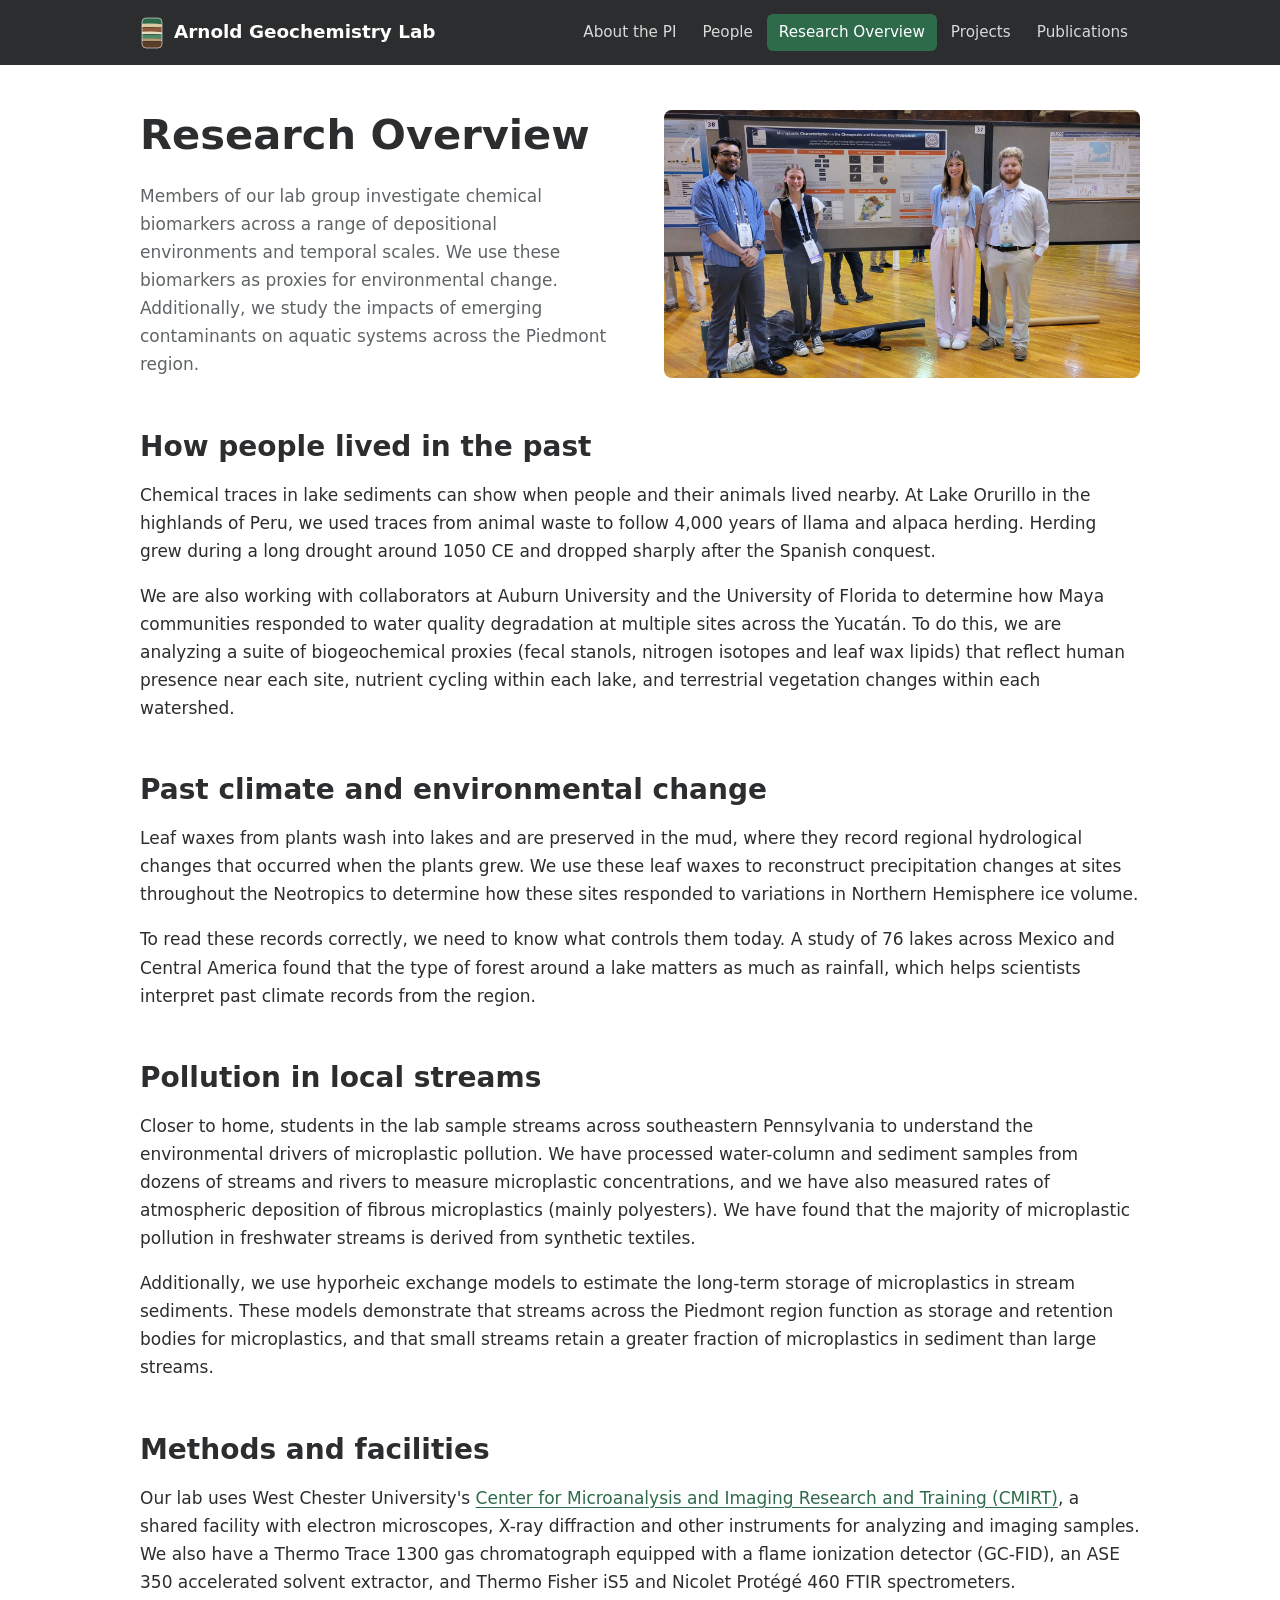
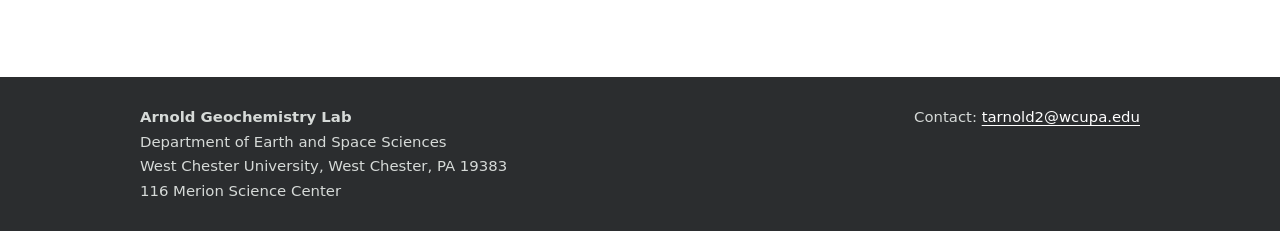
<file: research.html>
<!doctype html>
<html lang="en">
<head>
  <meta charset="utf-8">
  <meta name="viewport" content="width=device-width, initial-scale=1">
  <title>Research Overview · Arnold Geochemistry Lab</title>
  <link rel="stylesheet" href="css/style.css?v=2">
  <link rel="icon" href="assets/logo.svg" type="image/svg+xml">
</head>
<body>

<header class="site-header">
  <div class="wrap">
    <a class="brand" href="index.html"><img src="assets/logo.svg" alt="" width="24" height="32">Arnold Geochemistry Lab</a>
    <nav class="nav" aria-label="Main">
      <a href="pi.html">About the PI</a>
      <a href="people.html">People</a>
      <a href="research.html" aria-current="page">Research Overview</a>
      <a href="projects.html">Projects</a>
      <a href="publications.html">Publications</a>
    </nav>
  </div>
</header>

<main class="wrap">

  <div class="page-head head-photo">
    <div>
      <h1>Research Overview</h1>
      <p>Members of our lab group investigate chemical biomarkers across a range of depositional environments and temporal scales. We use these biomarkers as proxies for environmental change. Additionally, we study the impacts of emerging contaminants on aquatic systems across the Piedmont region.</p>
    </div>
    <img src="assets/sections/research-image.jpg" width="1600" height="900"
         alt="Lab members Kenny Sidhu, Meagan Lipka, Sydney Costa and James Simpson (left to right) standing beside their poster on microplastic characterization in the Chesapeake and Delaware Bay watersheds at a poster session.">
  </div>

  <h2>How people lived in the past</h2>
  <p>Chemical traces in lake sediments can show when people and their animals lived nearby. At Lake Orurillo in the highlands of Peru, we used traces from animal waste to follow 4,000 years of llama and alpaca herding. Herding grew during a long drought around 1050 CE and dropped sharply after the Spanish conquest.</p>
  <p>We are also working with collaborators at Auburn University and the University of Florida to determine how Maya communities responded to water quality degradation at multiple sites across the Yucatán. To do this, we are analyzing a suite of biogeochemical proxies (fecal stanols, nitrogen isotopes and leaf wax lipids) that reflect human presence near each site, nutrient cycling within each lake, and terrestrial vegetation changes within each watershed.</p>

  <h2>Past climate and environmental change</h2>
  <p>Leaf waxes from plants wash into lakes and are preserved in the mud, where they record regional hydrological changes that occurred when the plants grew. We use these leaf waxes to reconstruct precipitation changes at sites throughout the Neotropics to determine how these sites responded to variations in Northern Hemisphere ice volume.</p>
  <p>To read these records correctly, we need to know what controls them today. A study of 76 lakes across Mexico and Central America found that the type of forest around a lake matters as much as rainfall, which helps scientists interpret past climate records from the region.</p>

  <h2>Pollution in local streams</h2>
  <p>Closer to home, students in the lab sample streams across southeastern Pennsylvania to understand the environmental drivers of microplastic pollution. We have processed water-column and sediment samples from dozens of streams and rivers to measure microplastic concentrations, and we have also measured rates of atmospheric deposition of fibrous microplastics (mainly polyesters). We have found that the majority of microplastic pollution in freshwater streams is derived from synthetic textiles.</p>
  <p>Additionally, we use hyporheic exchange models to estimate the long-term storage of microplastics in stream sediments. These models demonstrate that streams across the Piedmont region function as storage and retention bodies for microplastics, and that small streams retain a greater fraction of microplastics in sediment than large streams.</p>

  <h2>Methods and facilities</h2>
  <p>Our lab uses West Chester University's <a href="https://www.wcupa.edu/sciences-mathematics/chemistry/cmirt/">Center for Microanalysis and Imaging Research and Training (CMIRT)</a>, a shared facility with electron microscopes, X-ray diffraction and other instruments for analyzing and imaging samples. We also have a Thermo Trace 1300 gas chromatograph equipped with a flame ionization detector (GC-FID), an ASE 350 accelerated solvent extractor, and Thermo Fisher iS5 and Nicolet Protégé 460 FTIR spectrometers.</p>

</main>

<footer class="site-footer">
  <div class="wrap">
    <p><strong>Arnold Geochemistry Lab</strong><br>
      Department of Earth and Space Sciences<br>
      West Chester University, West Chester, PA 19383<br>
      116 Merion Science Center</p>
    <p>Contact: <a href="mailto:tarnold2@wcupa.edu">tarnold2@wcupa.edu</a></p>
  </div>
</footer>

</body>
</html>
</file>
<file: css/style.css>
/* Arnold Geochemistry Lab — shared styles
   Colors: primary charcoal #2B2D2F, accent forest green #2E6B4A. System fonts only. */

:root {
  --charcoal: #2b2d2f;
  --green: #2e6b4a;
  --green-dark: #24563b;
  --green-soft: #e8f1ec;
  --bg: #ffffff;
  --bg-alt: #f5f6f5;
  --ink: #2b2d2f;
  --muted: #5f6466;
  --line: #e1e4e2;
  --ph-bg: #fff4c2;   /* placeholder highlight */
  --ph-line: #d9b100;
  --radius: 8px;
  --max: 1040px;
  --font: system-ui, -apple-system, "Segoe UI", Roboto, "Helvetica Neue", Arial, sans-serif;
}

* { box-sizing: border-box; }

body {
  margin: 0;
  background: var(--bg);
  color: var(--ink);
  font: 17px/1.65 var(--font);
}

img { max-width: 100%; display: block; }

a { color: var(--green); text-underline-offset: 3px; }
a:hover { color: var(--green-dark); text-decoration-thickness: 2px; }

h1, h2, h3 { line-height: 1.25; margin: 0 0 .5em; color: var(--charcoal); }
h1 { font-size: clamp(1.9rem, 4vw, 2.6rem); font-weight: 700; }
h2 { font-size: clamp(1.4rem, 2.6vw, 1.75rem); font-weight: 700; margin-top: 1.8em; }
h3 { font-size: 1.15rem; font-weight: 600; }

.wrap {
  max-width: var(--max);
  margin: 0 auto;
  padding-inline: 20px;
}

/* ---------- header / nav ---------- */

.site-header { background: var(--charcoal); }
.site-header .wrap {
  display: flex;
  align-items: center;
  justify-content: space-between;
  flex-wrap: wrap;
  gap: 8px 24px;
  padding-block: 14px;
}
.brand {
  color: #fff;
  font-size: 1.15rem;
  font-weight: 700;
  text-decoration: none;
  display: flex;
  align-items: center;
  gap: 10px;
}
.brand img { width: 24px; height: 32px; flex: none; }
.brand:hover { color: #fff; }
.nav { display: flex; flex-wrap: wrap; gap: 2px; }
.nav a {
  color: #d6dad8;
  text-decoration: none;
  padding: 6px 12px;
  border-radius: 6px;
  font-size: .95rem;
}
.nav a:hover { color: #fff; background: rgba(255, 255, 255, .1); }
.nav a[aria-current="page"] { color: #fff; background: var(--green); }

/* ---------- homepage intro ---------- */

.intro {
  background: var(--bg-alt);
  border-bottom: 1px solid var(--line);
  padding-block: clamp(40px, 8vw, 80px);
}
.intro-grid {
  display: grid;
  grid-template-columns: 1.1fr 1fr;
  gap: clamp(24px, 4vw, 48px);
  align-items: center;
}
@media (max-width: 760px) { .intro-grid { grid-template-columns: 1fr; } }
.intro-photo {
  width: 100%;
  height: auto;
  aspect-ratio: 4 / 3;
  object-fit: cover;
  border-radius: var(--radius);
}
.intro h1 { max-width: 22ch; }
.intro p { font-size: 1.1rem; max-width: 65ch; margin: 0 0 1.4em; }
.intro .affil { color: var(--green); font-weight: 600; font-size: .95rem; margin-bottom: 10px; }

.btn {
  display: inline-block;
  padding: 9px 18px;
  border-radius: 6px;
  background: var(--green);
  color: #fff;
  text-decoration: none;
  font-weight: 600;
}
.btn:hover { background: var(--green-dark); color: #fff; }
.btn.secondary { background: transparent; color: var(--green); border: 1px solid var(--green); margin-left: 6px; }
.btn.secondary:hover { background: var(--green-soft); color: var(--green-dark); }

/* ---------- homepage "Join the lab" band ---------- */

.join {
  background: var(--green);
  color: #fff;
  padding-block: clamp(32px, 6vw, 52px);
}
.join h2 { color: #fff; margin: 0 0 .4em; }
.join p { max-width: 70ch; margin: 0; font-size: 1.08rem; }
.join a { color: #fff; font-weight: 600; }
.join a:hover { color: #fff; text-decoration-thickness: 2px; }

/* ---------- page layout ---------- */

main { padding-bottom: 64px; }
.page-head { padding-block: 44px 0; }
.page-head p { color: var(--muted); max-width: 65ch; margin: 0; }
/* page heading with a photo beside it (stacked on phones) */
.head-photo {
  display: grid;
  grid-template-columns: 1fr 1fr;
  gap: clamp(24px, 4vw, 48px);
  align-items: center;
}
.head-photo img { width: 100%; height: auto; border-radius: var(--radius); }
@media (max-width: 760px) { .head-photo { grid-template-columns: 1fr; } }
.more { margin-top: 12px; }

.grid {
  display: grid;
  gap: 20px;
  grid-template-columns: repeat(auto-fill, minmax(260px, 1fr));
}
.card {
  border: 1px solid var(--line);
  border-left: 4px solid var(--green);
  border-radius: var(--radius);
  padding: 20px 22px;
  background: var(--bg);
}
.card h3 { margin-top: 0; }
.card p:last-child { margin-bottom: 0; }
.meta { color: var(--muted); font-size: .92rem; margin: 0 0 8px; }

/* project with photo: photo left, text right; stacked on phones */
.projects { display: grid; gap: 24px; }
.project {
  display: grid;
  grid-template-columns: minmax(0, 2fr) minmax(0, 3fr);
  border: 1px solid var(--line);
  border-radius: var(--radius);
  overflow: hidden;
  background: var(--bg);
}
/* every photo is shown 4:3 (cropped to fit) so tall photos don't stretch the card */
.project img { width: 100%; height: auto; aspect-ratio: 4 / 3; align-self: stretch; object-fit: cover; }
.project > div { padding: 22px 24px; border-left: 4px solid var(--green); }
.project h3 { margin-top: 0; }
.project p:last-child { margin-bottom: 0; }
@media (max-width: 680px) {
  .project { grid-template-columns: 1fr; }
  .project img { align-self: auto; }
  .project > div { border-left: none; border-top: 4px solid var(--green); }
}

/* ---------- people ---------- */

.people {
  display: grid;
  gap: 24px;
  grid-template-columns: repeat(auto-fill, minmax(190px, 1fr));
}
.person img,
.photo-ph {
  width: 100%;
  height: auto;
  aspect-ratio: 1 / 1;
  object-fit: cover;
  border-radius: var(--radius);
  background: var(--bg-alt);
}
.photo-ph {
  display: grid;
  place-items: center;
  color: var(--muted);
  border: 1px solid var(--line);
  font-size: .9rem;
}
.person h3 { margin: 12px 0 2px; font-size: 1.05rem; }
.person p { margin: 0; color: var(--muted); font-size: .93rem; }

.pi {
  display: grid;
  grid-template-columns: 240px 1fr;
  gap: 32px;
  align-items: start;
}
.pi-photo { width: 100%; height: auto; border-radius: var(--radius); }
@media (max-width: 680px) { .pi { grid-template-columns: 1fr; } .pi .photo-ph, .pi img { max-width: 260px; } }

/* ---------- publications ---------- */

.pub-year {
  font-size: 1.15rem;
  color: var(--green);
  border-bottom: 1px solid var(--line);
  padding-bottom: 6px;
  margin: 28px 0 4px;
}
.jump { color: var(--muted); font-size: .95rem; margin-top: 16px; }
.pubs { list-style: none; padding: 0; margin: 0; }
.pubs li { padding: 14px 0; border-bottom: 1px solid var(--line); }
.pubs li:last-child { border-bottom: none; }
.pub-title { font-weight: 600; }
.pub-venue { font-style: italic; }
.pub-links { margin-top: 6px; display: flex; gap: 8px; flex-wrap: wrap; }
.tag {
  font-size: .8rem;
  font-weight: 600;
  padding: 2px 10px;
  border-radius: 4px;
  background: var(--green-soft);
  color: var(--green-dark);
  text-decoration: none;
}
.legend { color: var(--muted); font-size: .92rem; }

/* ---------- placeholders (remove the class once real text is in) ---------- */

.ph {
  background: var(--ph-bg);
  outline: 1px dashed var(--ph-line);
  border-radius: 3px;
  padding: 0 3px;
}

/* ---------- footer ---------- */

.site-footer { background: var(--charcoal); color: #d6dad8; font-size: .93rem; }
.site-footer a { color: #fff; }
.site-footer .wrap {
  display: flex;
  flex-wrap: wrap;
  justify-content: space-between;
  gap: 16px;
  padding-block: 28px;
}
.site-footer p { margin: 0; }
.site-footer .ph { color: var(--charcoal); }
</file>
